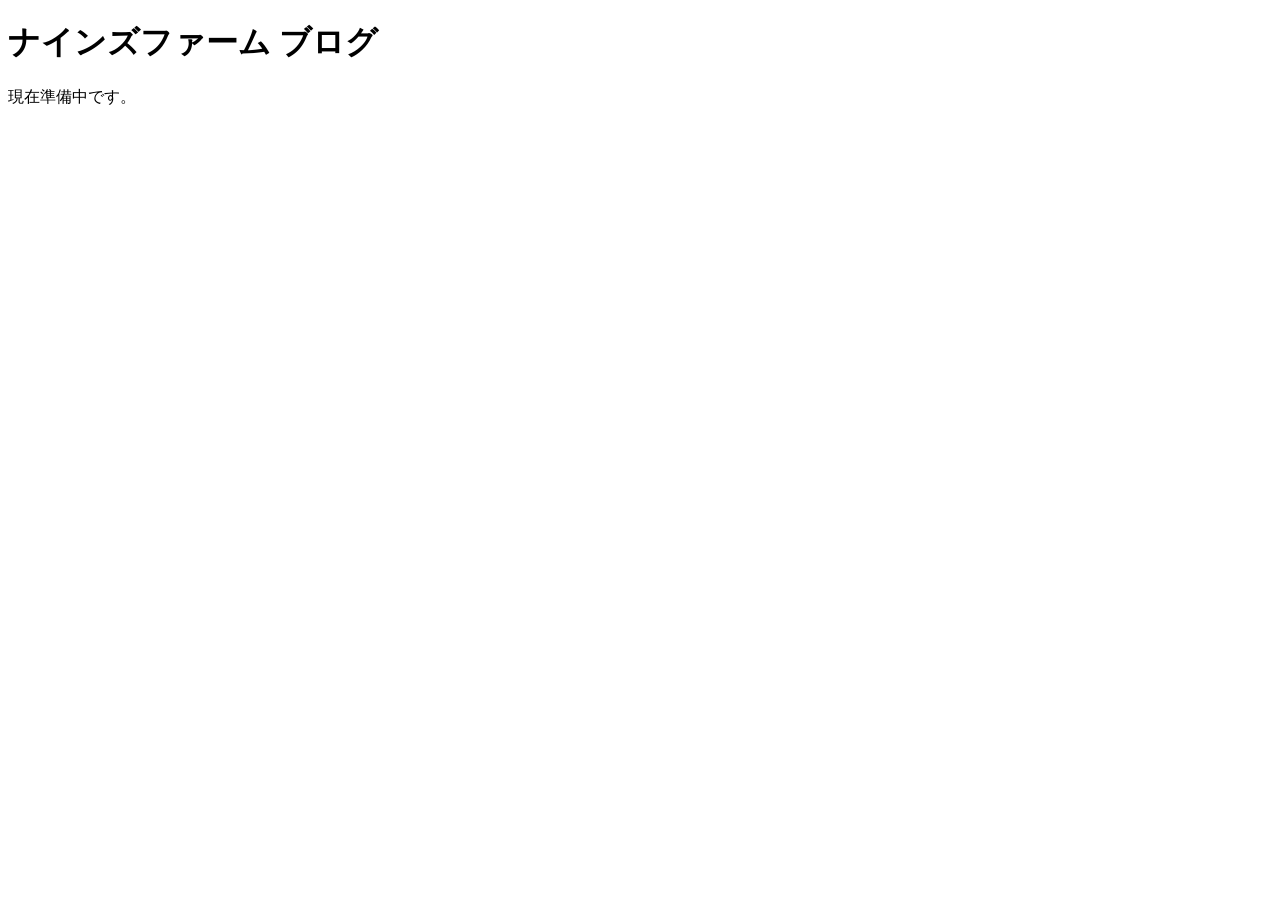
<file: blog/index.html>
<!DOCTYPE html>
<html lang="ja">
<head>
  <meta charset="UTF-8">
  <title>ブログ準備中｜ナインズファーム</title>
  <meta name="viewport" content="width=device-width, initial-scale=1">
  <meta name="description" content="ナインズファームのブログページです。現在準備中です。">
  <link rel="canonical" href="https://ninesfarm.com/blog/">
  <meta property="og:type" content="website">
  <meta property="og:site_name" content="ナインズファーム">
  <meta property="og:title" content="ブログ準備中｜ナインズファーム">
  <meta property="og:description" content="ナインズファームのブログページです。現在準備中です。">
  <meta property="og:url" content="https://ninesfarm.com/blog/">
  <meta property="og:image" content="https://ninesfarm.com/assets/image/logo.png">
  <meta name="twitter:card" content="summary_large_image">
</head>
<body>
  <h1>ナインズファーム ブログ</h1>
  <p>現在準備中です。</p>
</body>
</html>
</file>
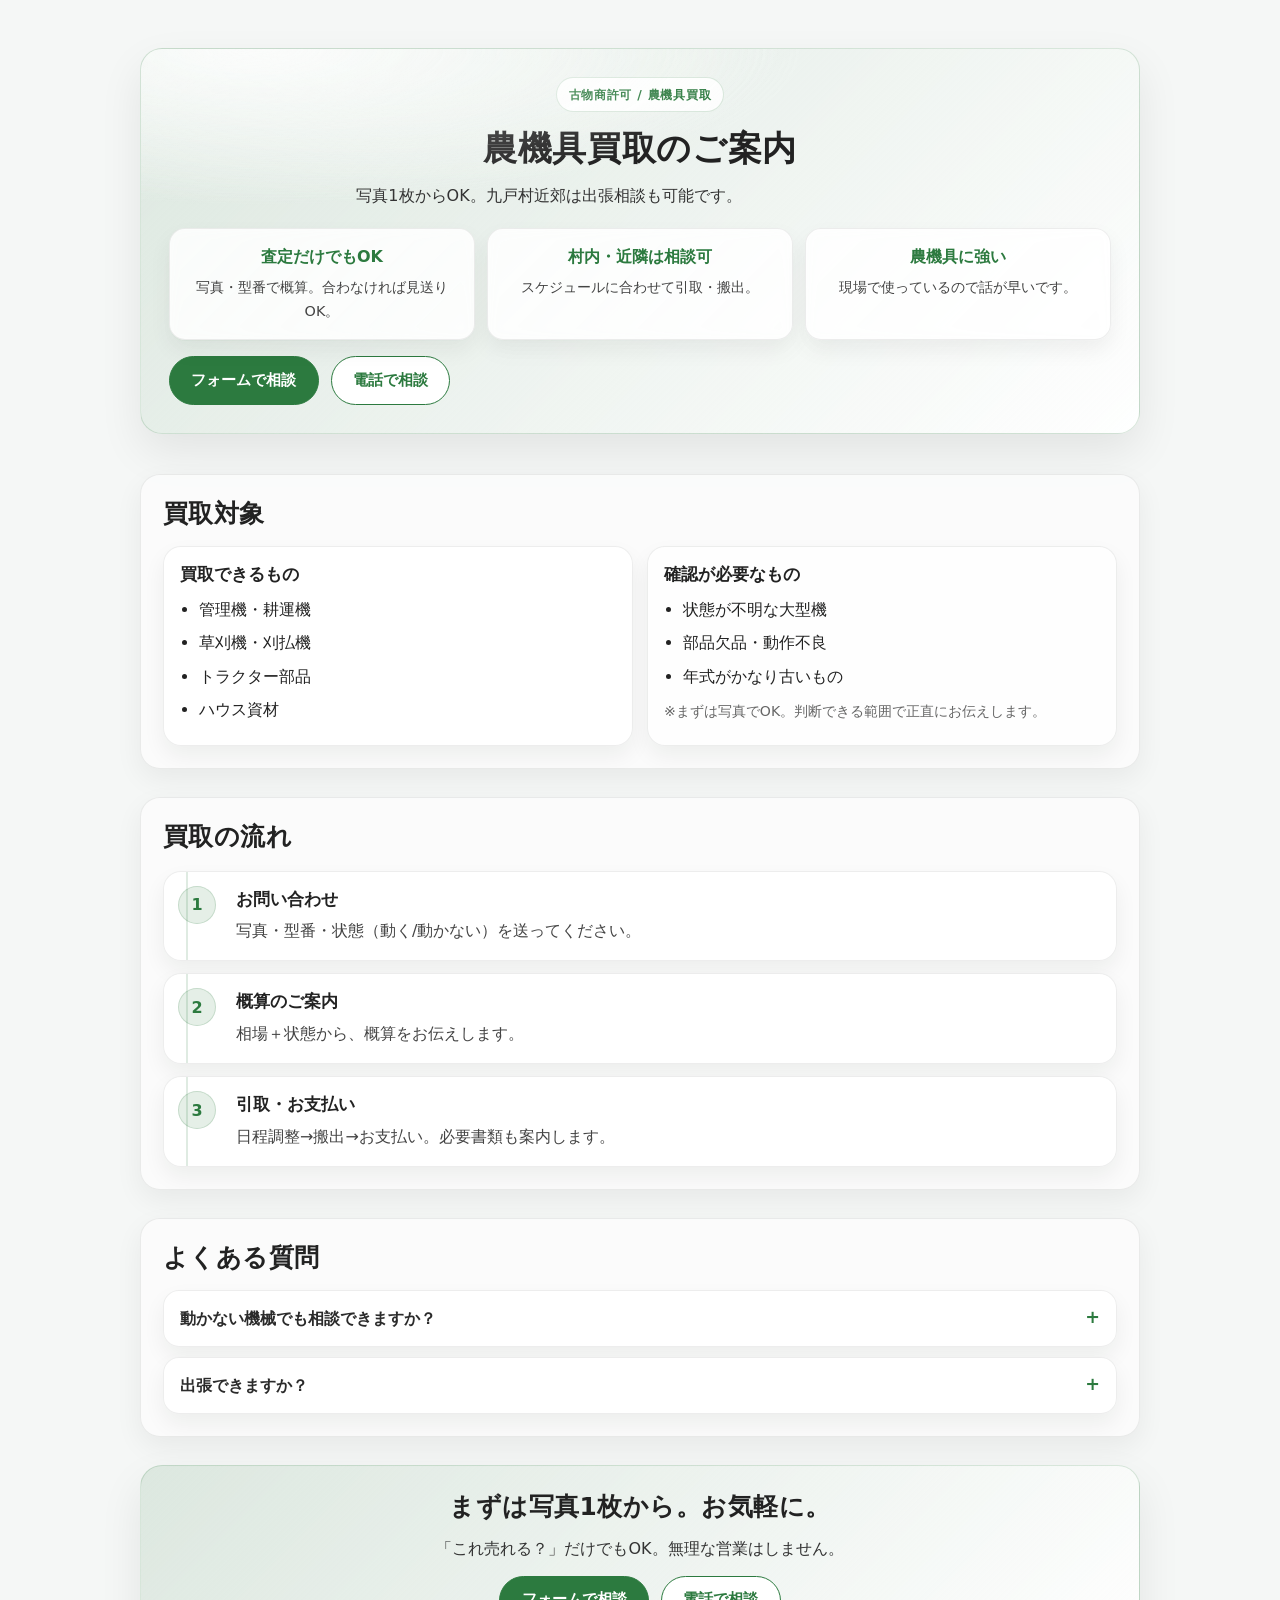
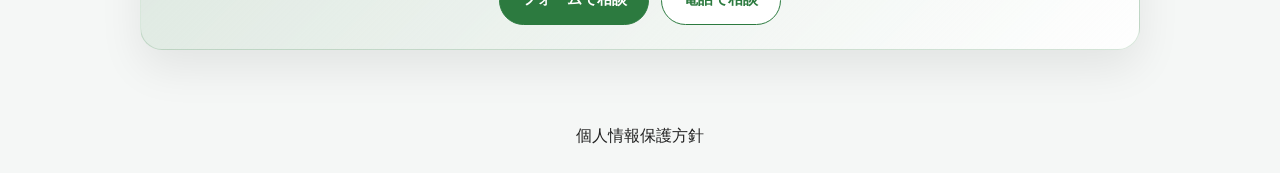
<file: kaitori/index.html>
<!DOCTYPE html>
<html lang="ja">
<head>
  <meta charset="UTF-8">
  <title>農機具買取｜一般社団法人ナインズファーム</title>
  <meta name="description" content="九戸村周辺で農機具の買取を行っています。使わなくなった農機具・農業資材のご相談はナインズファームへ。">
  <meta name="viewport" content="width=device-width, initial-scale=1.0">
  <link rel="stylesheet" href="../style.css">
  <link rel="canonical" href="https://ninesfarm.com/kaitori/" />
  <meta property="og:type" content="website" />
  <meta property="og:site_name" content="ナインズファーム" />
  <meta property="og:title" content="農機具買取｜一般社団法人ナインズファーム" />
  <meta property="og:description" content="九戸村周辺で農機具の買取を行っています。使わなくなった農機具・農業資材のご相談はナインズファームへ。" />
  <meta property="og:url" content="https://ninesfarm.com/kaitori/" />
  <meta property="og:image" content="https://ninesfarm.com/assets/image/logo.png" />
  <meta name="twitter:card" content="summary_large_image" />
</head>

<body class="page-kaitori">
  <main class="section">
    <div class="container">

      <!-- ヒーロー -->
      <section class="kaitori-hero kaitori-hero--rich reveal">
        <div class="kaitori-hero__badge">古物商許可 / 農機具買取</div>
        <h1>農機具買取のご案内</h1>
        <p class="lead">写真1枚からOK。九戸村近郊は出張相談も可能です。</p>

        <div class="kaitori-hero__cards">
          <article class="kcard">
            <b>査定だけでもOK</b>
            <p>写真・型番で概算。合わなければ見送りOK。</p>
          </article>
          <article class="kcard">
            <b>村内・近隣は相談可</b>
            <p>スケジュールに合わせて引取・搬出。</p>
          </article>
          <article class="kcard">
            <b>農機具に強い</b>
            <p>現場で使っているので話が早いです。</p>
          </article>
        </div>

        <div class="kaitori-hero__cta">
          <a class="btn btn-primary" href="../index.html">フォームで相談</a>
          <a class="btn btn-outline" href="tel:0195-42-2111">電話で相談</a>
        </div>
      </section>

      <!-- 2カラムカード -->
      <section class="ksection reveal">
        <h2>買取対象</h2>
        <div class="kgrid-2">
          <article class="kpanel">
            <h3>買取できるもの</h3>
            <ul>
              <li>管理機・耕運機</li>
              <li>草刈機・刈払機</li>
              <li>トラクター部品</li>
              <li>ハウス資材</li>
            </ul>
          </article>

          <article class="kpanel kpanel--muted">
            <h3>確認が必要なもの</h3>
            <ul>
              <li>状態が不明な大型機</li>
              <li>部品欠品・動作不良</li>
              <li>年式がかなり古いもの</li>
            </ul>
            <p class="knote">※まずは写真でOK。判断できる範囲で正直にお伝えします。</p>
          </article>
        </div>
      </section>

      <!-- フロー（視覚化） -->
      <section class="ksection reveal">
        <h2>買取の流れ</h2>
        <ol class="kflow">
          <li class="kflow__step">
            <span class="kflow__num">1</span>
            <div class="kflow__body">
              <h3>お問い合わせ</h3>
              <p>写真・型番・状態（動く/動かない）を送ってください。</p>
            </div>
          </li>
          <li class="kflow__step">
            <span class="kflow__num">2</span>
            <div class="kflow__body">
              <h3>概算のご案内</h3>
              <p>相場＋状態から、概算をお伝えします。</p>
            </div>
          </li>
          <li class="kflow__step">
            <span class="kflow__num">3</span>
            <div class="kflow__body">
              <h3>引取・お支払い</h3>
              <p>日程調整→搬出→お支払い。必要書類も案内します。</p>
            </div>
          </li>
        </ol>
      </section>

      <!-- FAQ（アコーディオン） -->
      <section class="ksection reveal">
        <h2>よくある質問</h2>
        <div class="kfaq">
          <details class="kfaq__item">
            <summary>動かない機械でも相談できますか？</summary>
            <div class="kfaq__body">状態によりますが可能です。写真と症状を教えてください。</div>
          </details>
          <details class="kfaq__item">
            <summary>出張できますか？</summary>
            <div class="kfaq__body">九戸村近郊は状況により対応します。まずは相談ください。</div>
          </details>
        </div>
      </section>

      <!-- 最終CTA -->
      <section class="kfinal reveal">
        <div class="kfinal__inner">
          <h2>まずは写真1枚から。お気軽に。</h2>
          <p>「これ売れる？」だけでもOK。無理な営業はしません。</p>
          <div class="kfinal__cta">
            <a class="btn btn-primary" href="../index.html">フォームで相談</a>
            <a class="btn btn-outline" href="tel:0195-42-2111">電話で相談</a>
          </div>
        </div>
      </section>

    </div>
  </main>

  <script>
  // reveal (IntersectionObserver)
  const els = document.querySelectorAll('.reveal');
  const io = new IntersectionObserver((entries) => {
    entries.forEach(e => {
      if (e.isIntersecting) e.target.classList.add('is-visible');
    });
  }, { threshold: 0.12 });

  els.forEach(el => io.observe(el));
</script>
  
<p style="text-align:center; margin: 24px 0;"><a href="../privacy-policy/">個人情報保護方針</a></p>
</body>

</html>
</file>
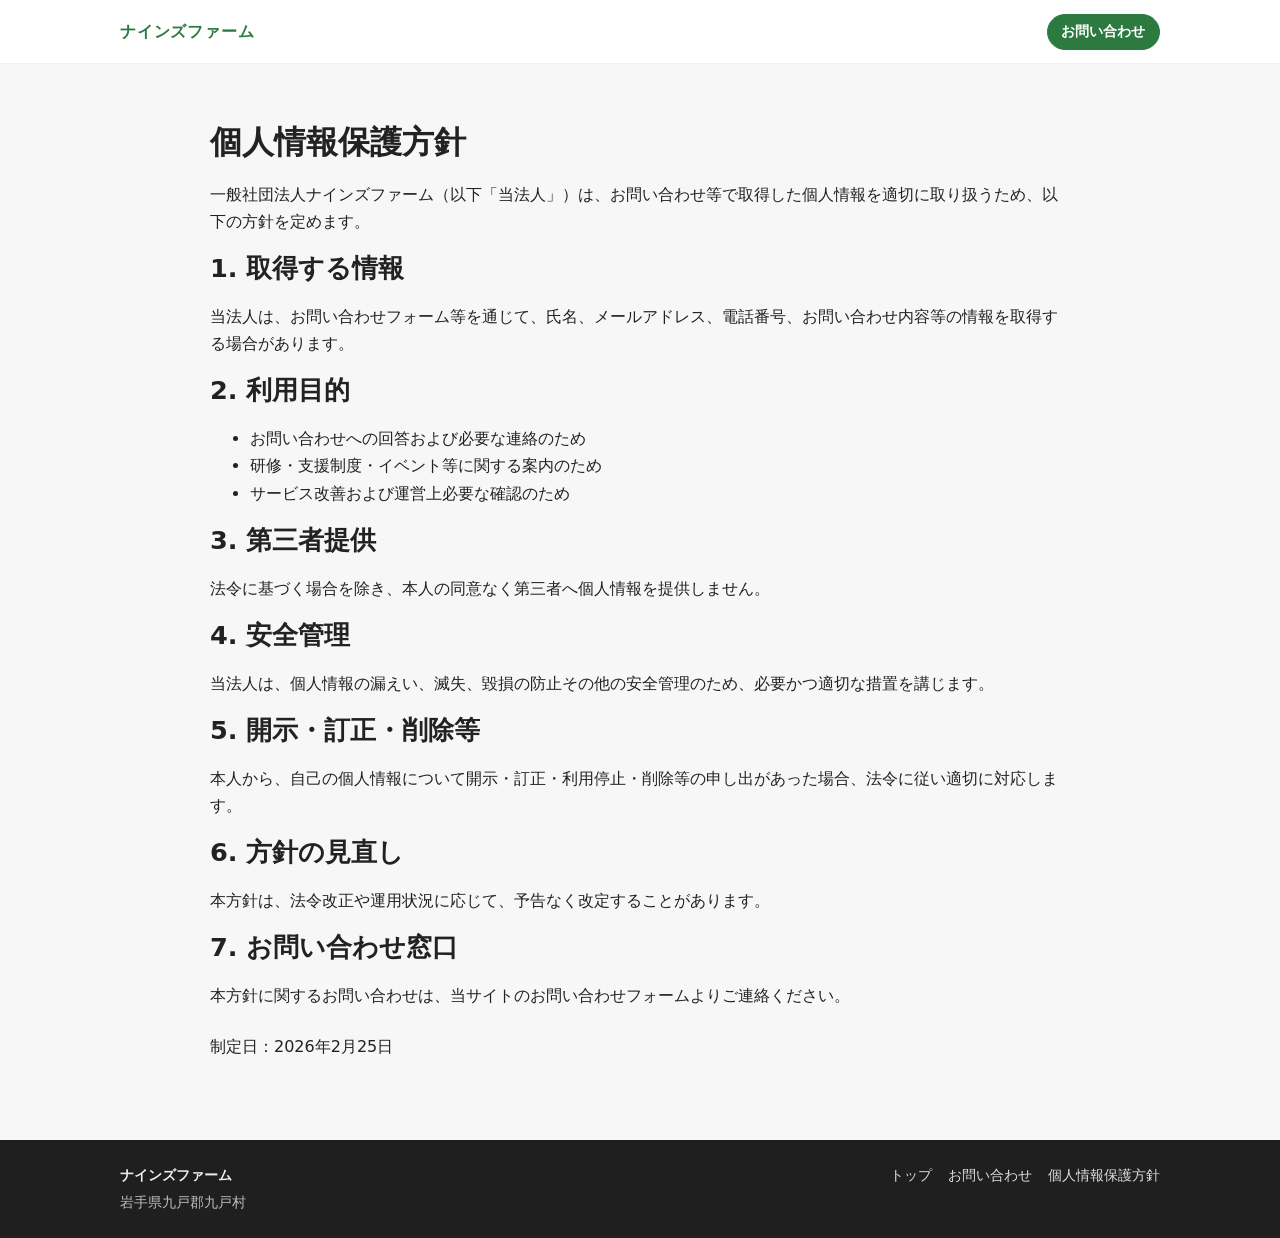
<file: privacy-policy/index.html>
<!DOCTYPE html>
<html lang="ja">
<head>
  <meta charset="UTF-8">
  <title>個人情報保護方針｜ナインズファーム</title>
  <meta name="viewport" content="width=device-width, initial-scale=1">
  <meta name="description" content="ナインズファームの個人情報保護方針。お問い合わせフォームで取得する個人情報の利用目的や管理方法について記載しています。">
  <link rel="canonical" href="https://ninesfarm.com./">
  <meta property="og:type" content="website">
  <meta property="og:site_name" content="ナインズファーム">
  <meta property="og:title" content="個人情報保護方針｜ナインズファーム">
  <meta property="og:description" content="ナインズファームの個人情報保護方針。お問い合わせフォームで取得する個人情報の利用目的や管理方法について記載しています。">
  <meta property="og:url" content="https://ninesfarm.com./">
  <meta property="og:image" content="https://ninesfarm.com/assets/image/logo.png">
  <meta name="twitter:card" content="summary_large_image">
  <link rel="stylesheet" href="../style.css">
</head>
<body>
<header class="site-header">
  <div class="container header-inner">
    <div class="logo"><a href="/">ナインズファーム</a></div>
    <div class="header-cta">
      <a href="/#contact" class="btn btn-sm btn-primary">お問い合わせ</a>
    </div>
  </div>
</header>

<main class="section" style="padding-top:120px;">
  <div class="container" style="max-width:900px;">
    <h1>個人情報保護方針</h1>
    <p>一般社団法人ナインズファーム（以下「当法人」）は、お問い合わせ等で取得した個人情報を適切に取り扱うため、以下の方針を定めます。</p>

    <h2>1. 取得する情報</h2>
    <p>当法人は、お問い合わせフォーム等を通じて、氏名、メールアドレス、電話番号、お問い合わせ内容等の情報を取得する場合があります。</p>

    <h2>2. 利用目的</h2>
    <ul>
      <li>お問い合わせへの回答および必要な連絡のため</li>
      <li>研修・支援制度・イベント等に関する案内のため</li>
      <li>サービス改善および運営上必要な確認のため</li>
    </ul>

    <h2>3. 第三者提供</h2>
    <p>法令に基づく場合を除き、本人の同意なく第三者へ個人情報を提供しません。</p>

    <h2>4. 安全管理</h2>
    <p>当法人は、個人情報の漏えい、滅失、毀損の防止その他の安全管理のため、必要かつ適切な措置を講じます。</p>

    <h2>5. 開示・訂正・削除等</h2>
    <p>本人から、自己の個人情報について開示・訂正・利用停止・削除等の申し出があった場合、法令に従い適切に対応します。</p>

    <h2>6. 方針の見直し</h2>
    <p>本方針は、法令改正や運用状況に応じて、予告なく改定することがあります。</p>

    <h2>7. お問い合わせ窓口</h2>
    <p>本方針に関するお問い合わせは、当サイトのお問い合わせフォームよりご連絡ください。</p>

    <p style="margin-top:24px;">制定日：2026年2月25日</p>
  </div>
</main>

<footer class="site-footer">
  <div class="container footer-inner">
    <div>
      <div class="footer-logo">ナインズファーム</div>
      <div class="footer-address">岩手県九戸郡九戸村</div>
    </div>
    <nav class="footer-nav" aria-label="フッターナビ">
      <ul>
        <li><a href="/">トップ</a></li>
        <li><a href="/#contact">お問い合わせ</a></li>
        <li><a href="./">個人情報保護方針</a></li>
      </ul>
    </nav>
  </div>
</footer>
</body>
</html>
</file>
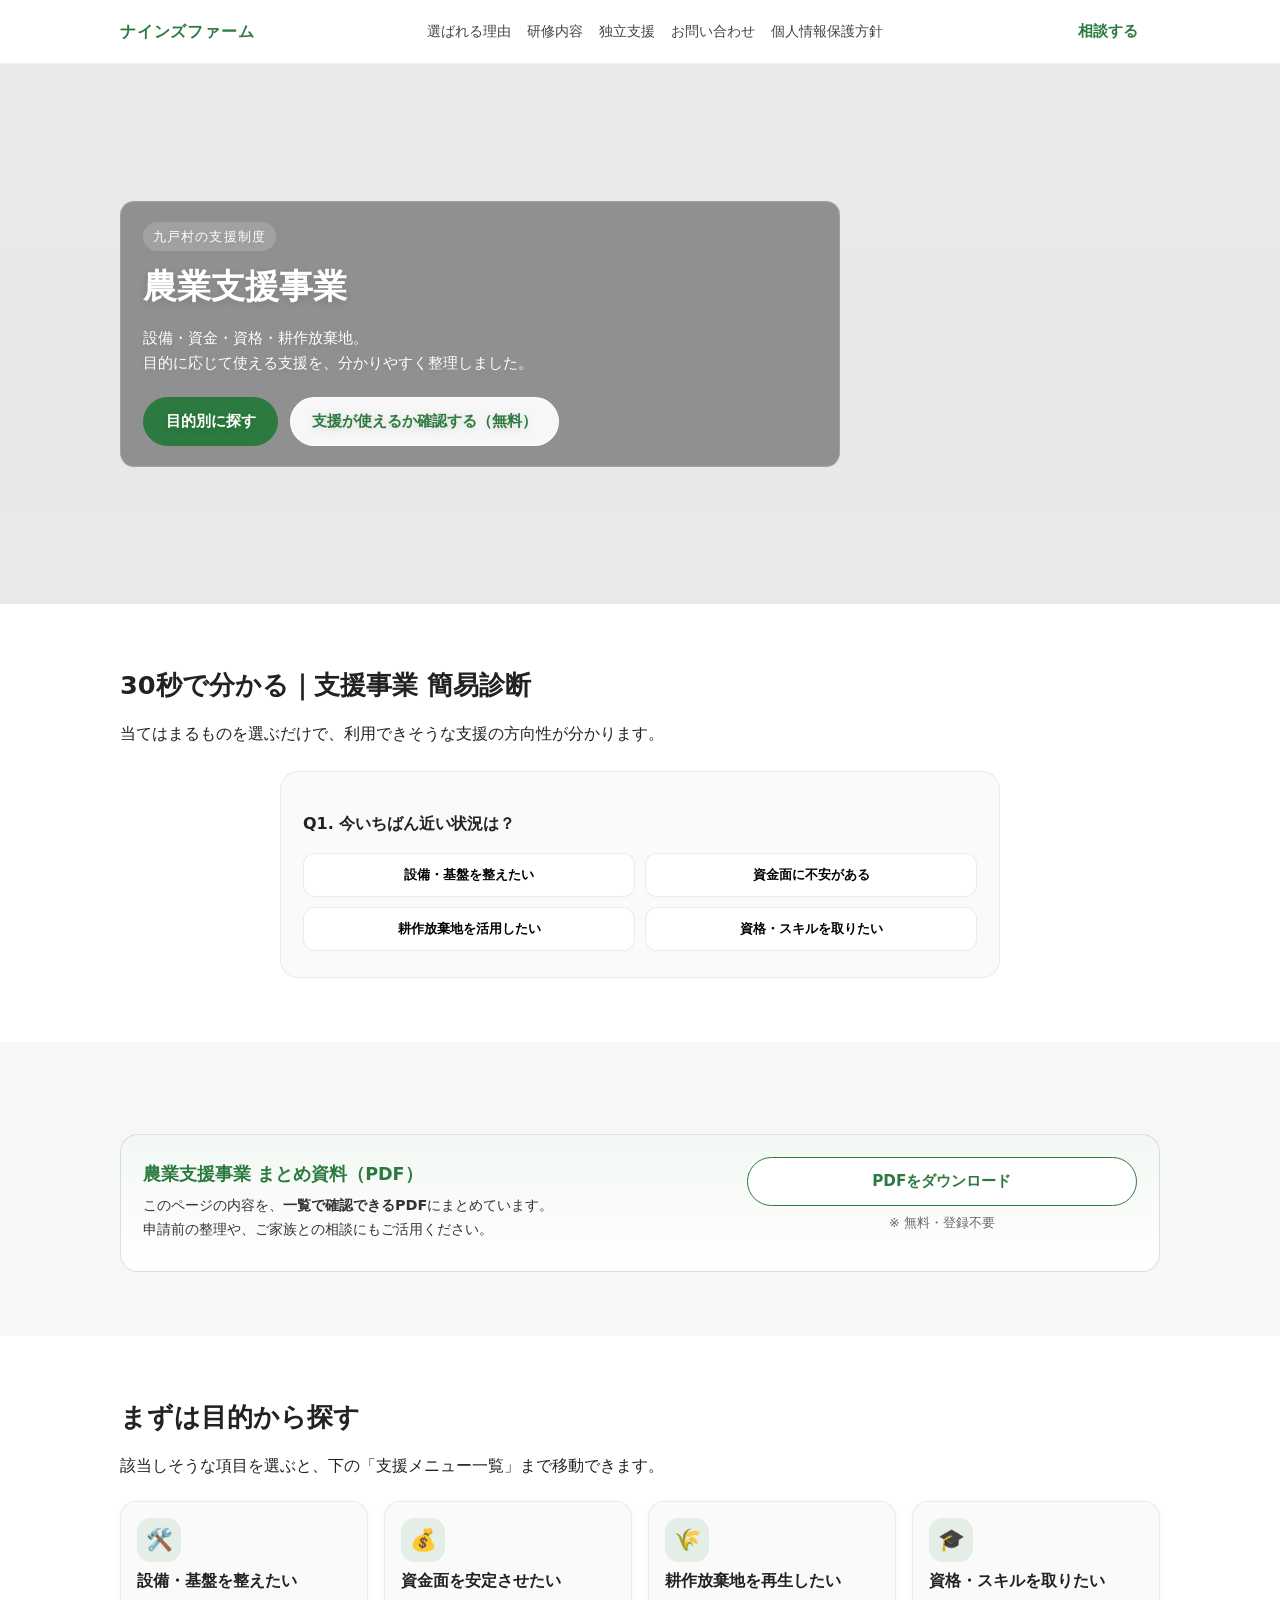
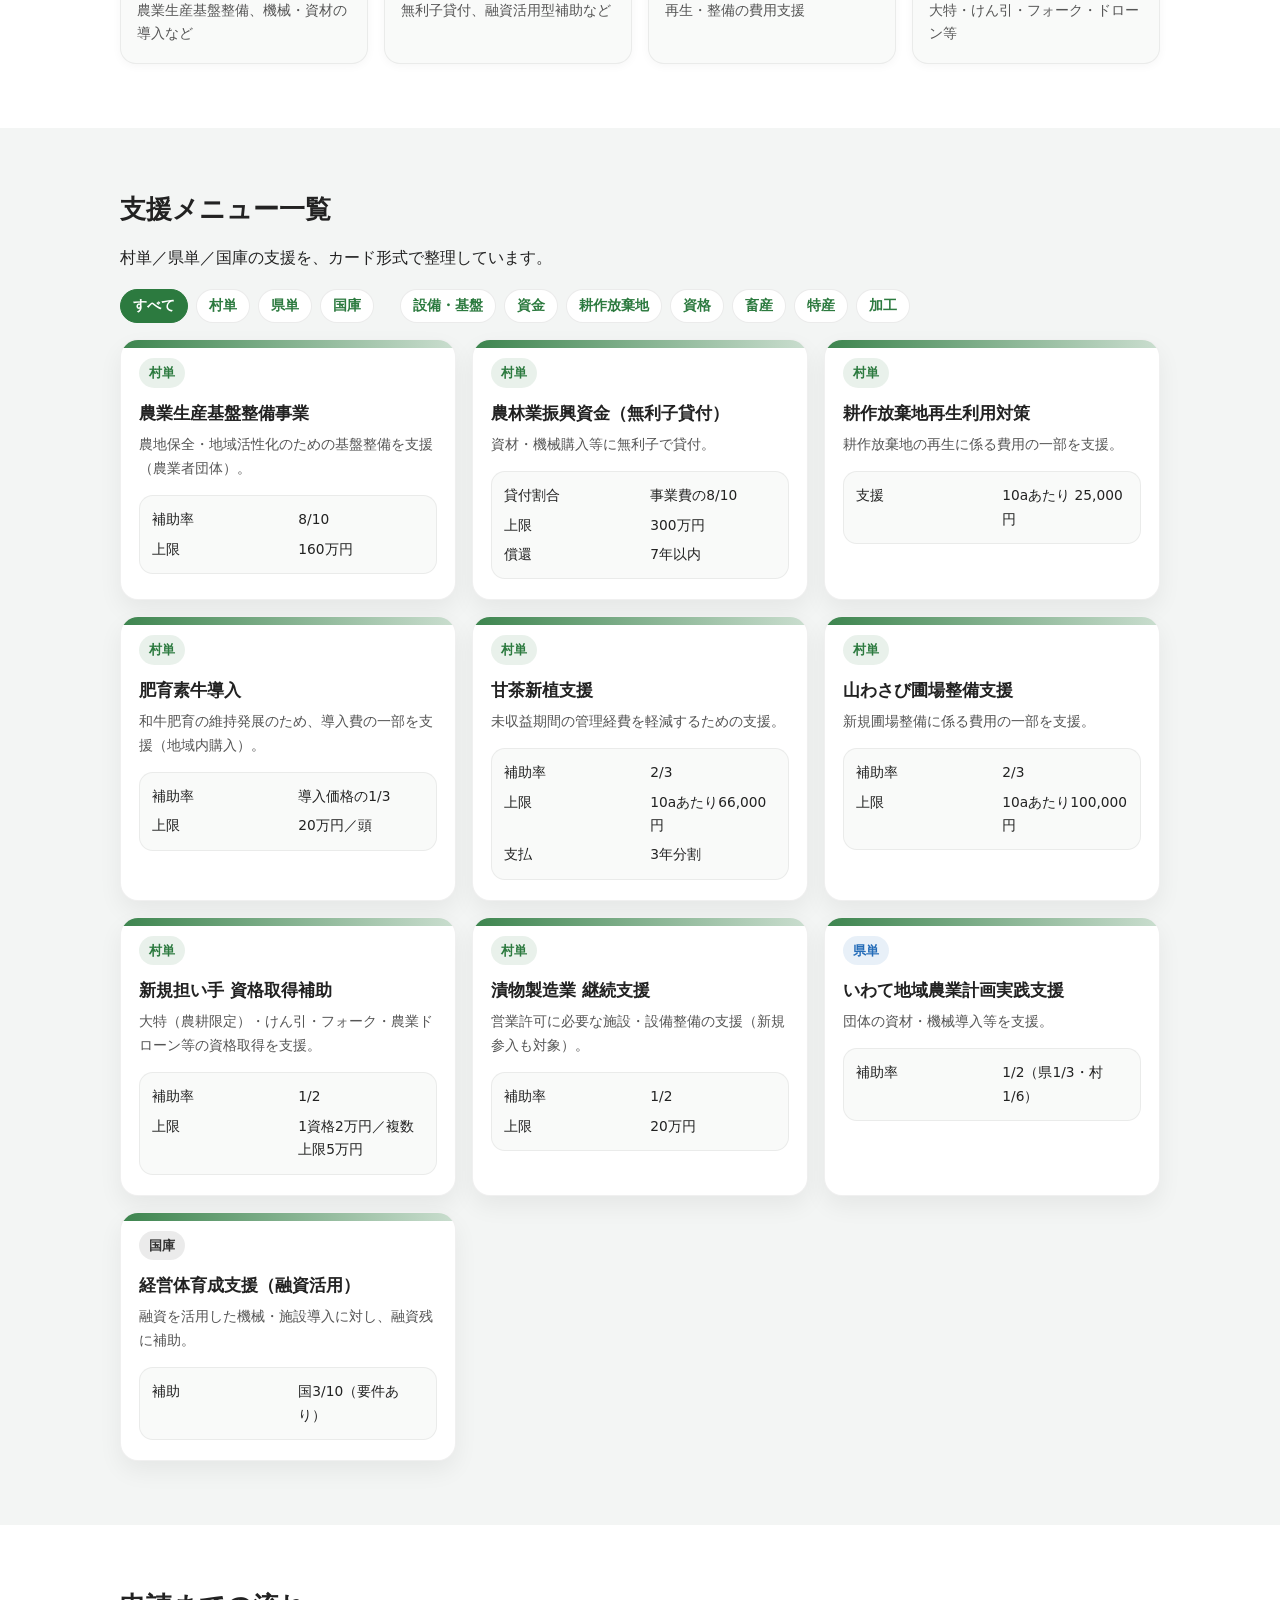
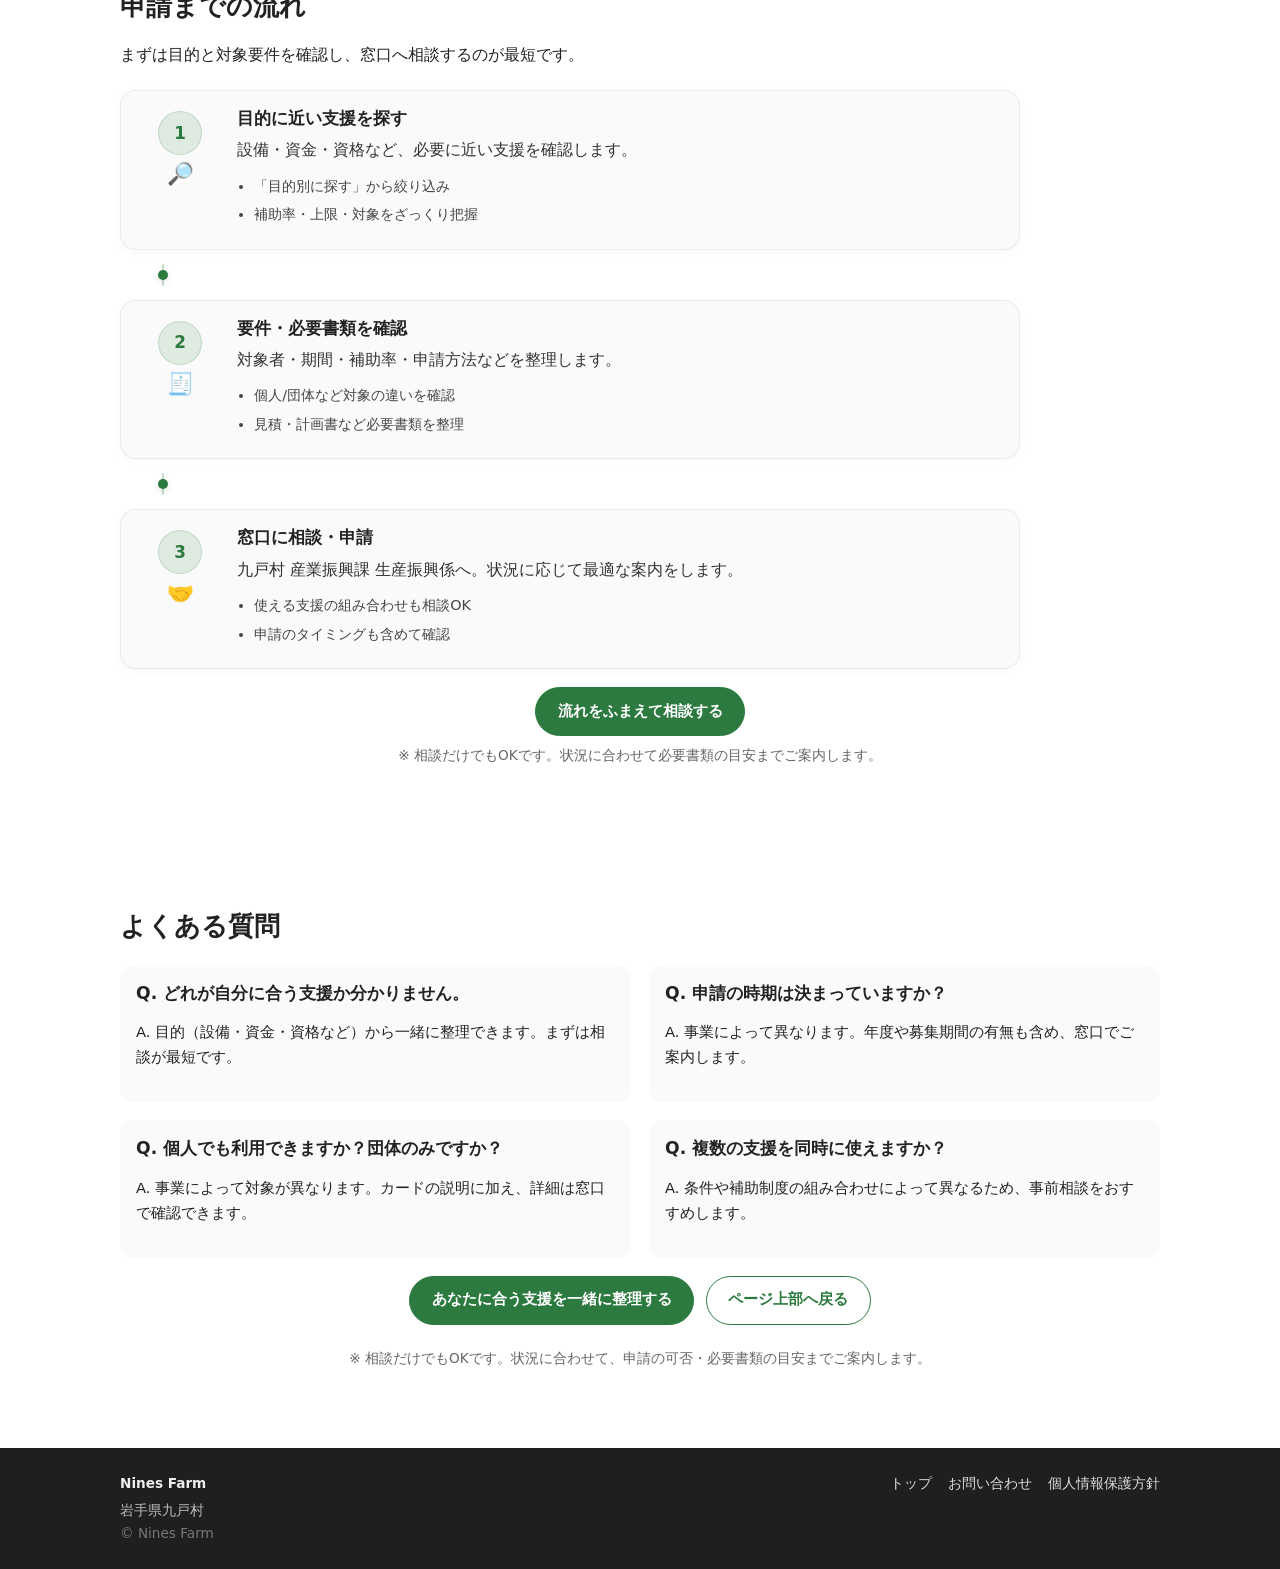
<file: systems/agri-support/index.html>
<!doctype html>
<html lang="ja">
<head>
  <meta charset="utf-8" />
  <meta name="viewport" content="width=device-width,initial-scale=1" />
  <title>農業支援事業｜九戸村の支援メニュー</title>
  <meta name="description" content="九戸村の農業支援事業を、目的別にわかりやすく整理。設備投資・資金・耕作放棄地再生・資格取得など、あなたに合う支援を探せます。" />

  <!-- 共通CSS -->
<link rel="stylesheet" href="../../style.css">

  <!-- ページ専用CSS -->
  <link rel="stylesheet" href="./agri-support.css" >
  <link rel="canonical" href="https://ninesfarm.com/systems/agri-support/" />
  <meta property="og:type" content="website" />
  <meta property="og:site_name" content="ナインズファーム" />
  <meta property="og:title" content="農業支援事業｜九戸村の支援メニュー" />
  <meta property="og:description" content="九戸村の農業支援事業を、目的別にわかりやすく整理。設備投資・資金・耕作放棄地再生・資格取得など、あなたに合う支援を探せます。" />
  <meta property="og:url" content="https://ninesfarm.com/systems/agri-support/" />
  <meta property="og:image" content="https://ninesfarm.com/assets/image/logo.png" />
  <meta name="twitter:card" content="summary_large_image" />
</head>
  

<body class="page-agri-support no-sidebar">
  <!-- ヘッダー（必要ならトップと同じものを貼る） -->
  <header class="site-header">
    <div class="container header-inner">
      <div class="logo"><a href="/">ナインズファーム</a></div>

      <nav class="site-nav" aria-label="グローバルナビ">
        <ul>
          <li><a href="/#reason">選ばれる理由</a></li>
          <li><a href="/#program">研修内容</a></li>
          <li><a href="/#support">独立支援</a></li>
          <li><a href="/#contact">お問い合わせ</a></li>
            <li><a href="../../privacy-policy/">個人情報保護方針</a></li>
        </ul>
      </nav>

      <div class="header-cta">
        <a class="btn btn-secondary" href="/?subject=agri-support#contact">相談する</a>
      </div>
    </div>
  </header>

  <!-- サイドバー無し：layout-with-sidebar は使わず、mainを直置き -->
  <main class="page-main">

    <!-- ヒーロー -->
<section class="hero hero-video" id="top">
  <div class="hero-video-bg">
<video src="../../assets/video/agri-support-hero.mp4" autoplay muted loop playsinline></video>

  </div>

  <div class="hero-video-overlay"></div>

  <div class="container hero-inner">
    <div class="hero-text">
      <span class="hero-label">九戸村の支援制度</span>
      <h1>農業支援事業</h1>
      <p>
        設備・資金・資格・耕作放棄地。<br>
        目的に応じて使える支援を、分かりやすく整理しました。
      </p>

      <div class="hero-cta">
        <a class="btn btn-primary" href="#quick">目的別に探す</a>
        <a class="btn btn-secondary" href="/?subject=agri-support#contact">
          支援が使えるか確認する（無料）
        </a>
      </div>
    </div>
  </div>
</section>


  <section class="section section-diagnosis" id="diagnosis">
  <div class="container">
    <h2>30秒で分かる｜支援事業 簡易診断</h2>
    <p class="support-lead">当てはまるものを選ぶだけで、利用できそうな支援の方向性が分かります。</p>

    <div class="diagnosis-box">
      <!-- Q1 -->
      <div class="diag-step is-active" data-step="1">
        <p class="diag-q">Q1. 今いちばん近い状況は？</p>
        <div class="diag-choices">
          <button type="button" data-value="invest">設備・基盤を整えたい</button>
          <button type="button" data-value="finance">資金面に不安がある</button>
          <button type="button" data-value="land">耕作放棄地を活用したい</button>
          <button type="button" data-value="skill">資格・スキルを取りたい</button>
        </div>
      </div>

      <!-- Q2 -->
      <div class="diag-step" data-step="2">
        <p class="diag-q">Q2. あなたの立場は？</p>
        <div class="diag-choices">
          <button type="button" data-value="individual">個人農家</button>
          <button type="button" data-value="group">団体・法人</button>
          <button type="button" data-value="new">これから始めたい</button>
        </div>
      </div>

      <!-- Q3 -->
      <div class="diag-step" data-step="3">
        <p class="diag-q">Q3. まず知りたいのは？</p>
        <div class="diag-choices">
          <button type="button" data-value="available">使える支援があるか</button>
          <button type="button" data-value="amount">どれくらい補助されるか</button>
          <button type="button" data-value="process">申請の流れ</button>
        </div>
      </div>

      <!-- Result -->
      <div class="diag-result">
        <p class="diag-result-title">診断結果</p>
        <p class="diag-result-text" id="diagResultText"></p>

        <a class="btn btn-primary"
           href="/?subject=agri-support#contact">
           あなたに合う支援を相談する
        </a>
      </div>
    </div>
  </div>
</section>

<section class="section section-support-pdf">
  <div class="container">
    <div class="support-pdf-box">
      <div class="support-pdf-inner">
        <div class="support-pdf-text">
          <h3>農業支援事業 まとめ資料（PDF）</h3>
          <p>
            このページの内容を、<strong>一覧で確認できるPDF</strong>にまとめています。<br>
            申請前の整理や、ご家族との相談にもご活用ください。
          </p>
        </div>
    
        <div class="support-pdf-cta">
          <a class="btn btn-outline"
             href="/assets/pdf/agri-support-guide.pdf"
             target="_blank" rel="noopener">
            PDFをダウンロード
          </a>
          <p class="pdf-note">※ 無料・登録不要</p>
        </div>
      </div>
    </div>
    </div>
</section>



    <!-- 目的別ショートカット -->
    <section class="section section-support" id="quick">
      <div class="container">
        <h2>まずは目的から探す</h2>
        <p class="support-lead">該当しそうな項目を選ぶと、下の「支援メニュー一覧」まで移動できます。</p>

        <div class="quick-grid">
          <a class="quick-card" href="#list" data-filter="invest">
            <div class="quick-icon">🛠️</div>
            <h3>設備・基盤を整えたい</h3>
            <p>農業生産基盤整備、機械・資材の導入など</p>
          </a>

          <a class="quick-card" href="#list" data-filter="finance">
            <div class="quick-icon">💰</div>
            <h3>資金面を安定させたい</h3>
            <p>無利子貸付、融資活用型補助など</p>
          </a>

          <a class="quick-card" href="#list" data-filter="land">
            <div class="quick-icon">🌾</div>
            <h3>耕作放棄地を再生したい</h3>
            <p>再生・整備の費用支援</p>
          </a>

          <a class="quick-card" href="#list" data-filter="skill">
            <div class="quick-icon">🎓</div>
            <h3>資格・スキルを取りたい</h3>
            <p>大特・けん引・フォーク・ドローン等</p>
          </a>
        </div>
      </div>
    </section>

    <!-- 支援メニュー一覧 -->
    <section class="section section-life" id="list">
      <div class="container">
        <h2>支援メニュー一覧</h2>
        <p class="life-intro">村単／県単／国庫の支援を、カード形式で整理しています。</p>

        <!-- フィルター -->
        <div class="filter-bar" aria-label="フィルター">
          <button class="filter-btn is-active" type="button" data-filter="all">すべて</button>
          <button class="filter-btn" type="button" data-filter="village">村単</button>
          <button class="filter-btn" type="button" data-filter="pref">県単</button>
          <button class="filter-btn" type="button" data-filter="national">国庫</button>
          <span class="filter-sep"></span>
          <button class="filter-btn" type="button" data-filter="invest">設備・基盤</button>
          <button class="filter-btn" type="button" data-filter="finance">資金</button>
          <button class="filter-btn" type="button" data-filter="land">耕作放棄地</button>
          <button class="filter-btn" type="button" data-filter="skill">資格</button>
          <button class="filter-btn" type="button" data-filter="livestock">畜産</button>
          <button class="filter-btn" type="button" data-filter="specialty">特産</button>
          <button class="filter-btn" type="button" data-filter="processing">加工</button>
        </div>

        <div class="menu-grid" id="menuGrid">
          <!-- 村単：農業生産基盤整備事業 -->
          <article class="menu-card" id="card-invest" data-tags="village invest">
            <p class="menu-badge">村単</p>
            <h3>農業生産基盤整備事業</h3>
            <p class="menu-lead">農地保全・地域活性化のための基盤整備を支援（農業者団体）。</p>
            <dl class="menu-dl">
              <dt>補助率</dt><dd>8/10</dd>
              <dt>上限</dt><dd>160万円</dd>
            </dl>
          </article>

          <!-- 村単：農林業振興資金（無利子貸付） -->
<article class="menu-card" id="card-finance" data-tags="village finance">
            <p class="menu-badge">村単</p>
            <h3>農林業振興資金（無利子貸付）</h3>
            <p class="menu-lead">資材・機械購入等に無利子で貸付。</p>
            <dl class="menu-dl">
              <dt>貸付割合</dt><dd>事業費の8/10</dd>
              <dt>上限</dt><dd>300万円</dd>
              <dt>償還</dt><dd>7年以内</dd>
            </dl>
          </article>

          <!-- 村単：耕作放棄地再生利用対策 -->
          <article class="menu-card" id="card-land" data-tags="village land">
            <p class="menu-badge">村単</p>
            <h3>耕作放棄地再生利用対策</h3>
            <p class="menu-lead">耕作放棄地の再生に係る費用の一部を支援。</p>
            <dl class="menu-dl">
              <dt>支援</dt><dd>10aあたり 25,000円</dd>
            </dl>
          </article>

          <!-- 村単：肥育素牛導入 -->
          <article class="menu-card" data-tags="village livestock">
            <p class="menu-badge">村単</p>
            <h3>肥育素牛導入</h3>
            <p class="menu-lead">和牛肥育の維持発展のため、導入費の一部を支援（地域内購入）。</p>
            <dl class="menu-dl">
              <dt>補助率</dt><dd>導入価格の1/3</dd>
              <dt>上限</dt><dd>20万円／頭</dd>
            </dl>
          </article>

          <!-- 村単：甘茶新植支援 -->
          <article class="menu-card"  data-tags="village specialty">
            <p class="menu-badge">村単</p>
            <h3>甘茶新植支援</h3>
            <p class="menu-lead">未収益期間の管理経費を軽減するための支援。</p>
            <dl class="menu-dl">
              <dt>補助率</dt><dd>2/3</dd>
              <dt>上限</dt><dd>10aあたり66,000円</dd>
              <dt>支払</dt><dd>3年分割</dd>
            </dl>
          </article>

          <!-- 村単：山わさび圃場整備支援 -->
          <article class="menu-card"  data-tags="village specialty invest">
            <p class="menu-badge">村単</p>
            <h3>山わさび圃場整備支援</h3>
            <p class="menu-lead">新規圃場整備に係る費用の一部を支援。</p>
            <dl class="menu-dl">
              <dt>補助率</dt><dd>2/3</dd>
              <dt>上限</dt><dd>10aあたり100,000円</dd>
            </dl>
          </article>

          <!-- 村単：資格取得補助 -->
          <article class="menu-card" id="card-skill" data-tags="village skill">
            <p class="menu-badge">村単</p>
            <h3>新規担い手 資格取得補助</h3>
            <p class="menu-lead">大特（農耕限定）・けん引・フォーク・農業ドローン等の資格取得を支援。</p>
            <dl class="menu-dl">
              <dt>補助率</dt><dd>1/2</dd>
              <dt>上限</dt><dd>1資格2万円／複数上限5万円</dd>
            </dl>
          </article>

          <!-- 村単：漬物製造業 継続支援 -->
          <article class="menu-card" data-tags="village processing">
            <p class="menu-badge">村単</p>
            <h3>漬物製造業 継続支援</h3>
            <p class="menu-lead">営業許可に必要な施設・設備整備の支援（新規参入も対象）。</p>
            <dl class="menu-dl">
              <dt>補助率</dt><dd>1/2</dd>
              <dt>上限</dt><dd>20万円</dd>
            </dl>
          </article>

          <!-- 県単：地域農業計画実践支援 -->
          <article class="menu-card" data-tags="pref invest">
            <p class="menu-badge is-pref">県単</p>
            <h3>いわて地域農業計画実践支援</h3>
            <p class="menu-lead">団体の資材・機械導入等を支援。</p>
            <dl class="menu-dl">
              <dt>補助率</dt><dd>1/2（県1/3・村1/6）</dd>
            </dl>
          </article>

          <!-- 国庫：経営体育成支援 -->
          <article class="menu-card" data-tags="national finance invest">
            <p class="menu-badge is-national">国庫</p>
            <h3>経営体育成支援（融資活用）</h3>
            <p class="menu-lead">融資を活用した機械・施設導入に対し、融資残に補助。</p>
            <dl class="menu-dl">
              <dt>補助</dt><dd>国3/10（要件あり）</dd>
            </dl>
          </article>
        </div>
      </div>
    </section>

    <!-- 申請の流れ -->
<section class="section section-program" id="flow">
  <div class="container">
    <h2>申請までの流れ</h2>
    <p class="support-lead">まずは目的と対象要件を確認し、窓口へ相談するのが最短です。</p>

    <div class="flow-diagram" aria-label="申請までの流れ 図解">
      <!-- Step 1 -->
      <div class="flow-node">
        <div class="flow-badge">
          <span class="flow-no">1</span>
          <span class="flow-icon" aria-hidden="true">🔎</span>
        </div>
        <div class="flow-body">
          <h3>目的に近い支援を探す</h3>
          <p>設備・資金・資格など、必要に近い支援を確認します。</p>
          <ul class="flow-points">
            <li>「目的別に探す」から絞り込み</li>
            <li>補助率・上限・対象をざっくり把握</li>
          </ul>
        </div>
      </div>

      <div class="flow-connector" aria-hidden="true"></div>

      <!-- Step 2 -->
      <div class="flow-node">
        <div class="flow-badge">
          <span class="flow-no">2</span>
          <span class="flow-icon" aria-hidden="true">🧾</span>
        </div>
        <div class="flow-body">
          <h3>要件・必要書類を確認</h3>
          <p>対象者・期間・補助率・申請方法などを整理します。</p>
          <ul class="flow-points">
            <li>個人/団体など対象の違いを確認</li>
            <li>見積・計画書など必要書類を整理</li>
          </ul>
        </div>
      </div>

      <div class="flow-connector" aria-hidden="true"></div>

      <!-- Step 3 -->
      <div class="flow-node">
        <div class="flow-badge">
          <span class="flow-no">3</span>
          <span class="flow-icon" aria-hidden="true">🤝</span>
        </div>
        <div class="flow-body">
          <h3>窓口に相談・申請</h3>
          <p>九戸村 産業振興課 生産振興係へ。状況に応じて最適な案内をします。</p>
          <ul class="flow-points">
            <li>使える支援の組み合わせも相談OK</li>
            <li>申請のタイミングも含めて確認</li>
          </ul>
        </div>
      </div>
    </div>

    <div class="flow-cta">
      <a class="btn btn-primary" href="/?subject=agri-support#contact">流れをふまえて相談する</a>
      <p class="flow-cta-note">※ 相談だけでもOKです。状況に合わせて必要書類の目安までご案内します。</p>
    </div>
  </div>
</section>


    <!-- FAQ -->
    <section class="section section-faq" id="faq">
      <div class="container">
        <h2>よくある質問</h2>

        <div class="faq-list">
          <div class="faq-item">
            <h3>Q. どれが自分に合う支援か分かりません。</h3>
            <p>A. 目的（設備・資金・資格など）から一緒に整理できます。まずは相談が最短です。</p>
          </div>

          <div class="faq-item">
            <h3>Q. 申請の時期は決まっていますか？</h3>
            <p>A. 事業によって異なります。年度や募集期間の有無も含め、窓口でご案内します。</p>
          </div>

          <div class="faq-item">
            <h3>Q. 個人でも利用できますか？団体のみですか？</h3>
            <p>A. 事業によって対象が異なります。カードの説明に加え、詳細は窓口で確認できます。</p>
          </div>

          <div class="faq-item">
            <h3>Q. 複数の支援を同時に使えますか？</h3>
            <p>A. 条件や補助制度の組み合わせによって異なるため、事前相談をおすすめします。</p>
          </div>
        </div>

        <div class="cta-buttons" style="margin-top: 18px;">
          <a class="btn btn-primary" href="/?subject=agri-support#contact">あなたに合う支援を一緒に整理する</a>
          <a class="btn btn-outline" href="#top">ページ上部へ戻る</a>
          <p class="cta-note">※ 相談だけでもOKです。状況に合わせて、申請の可否・必要書類の目安までご案内します。</p>

        </div>
      </div>
    </section>

    <!-- フッター -->
    <footer class="site-footer">
      <div class="container footer-inner">
        <div>
          <div class="footer-logo">Nines Farm</div>
          <div class="footer-address">岩手県九戸村</div>
          <div class="footer-copy">© Nines Farm</div>
        </div>
        <nav class="footer-nav" aria-label="フッターナビ">
          <ul>
            <li><a href="/">トップ</a></li>
            <li><a href="/#contact">お問い合わせ</a></li>
            <li><a href="../../privacy-policy/">個人情報保護方針</a></li>
          </ul>
        </nav>
      </div>
    </footer>

  </main>

  <!-- フィルター用JS（軽量） -->
<script>
  (function(){
    const btns = document.querySelectorAll(".filter-btn");
    const cards = document.querySelectorAll(".menu-card");
    const quick = document.querySelectorAll(".quick-card");

    function apply(filter){
      btns.forEach(b => b.classList.toggle("is-active", b.dataset.filter === filter));
      cards.forEach(card => {
        const tags = (card.dataset.tags || "").split(/\s+/);
        const show = (filter === "all") ? true : tags.includes(filter);
        card.style.display = show ? "" : "none";
      });
    }

    btns.forEach(b => b.addEventListener("click", () => apply(b.dataset.filter)));

    quick.forEach(a => a.addEventListener("click", () => {
      const f = a.dataset.filter;
      if (f) apply(f);
    }));

    apply("all");

    // ✅ 診断から呼べるように公開
    window.NINES = window.NINES || {};
    window.NINES.applySupportFilter = apply;
  })();
</script>


<script>
(function(){
  const steps = document.querySelectorAll(".diag-step");
  const resultBox = document.querySelector(".diag-result");
  const resultText = document.getElementById("diagResultText");

  let answers = [];

  steps.forEach((step, index) => {
    step.querySelectorAll("button").forEach(btn => {
      btn.addEventListener("click", () => {
        answers.push(btn.dataset.value);
        step.classList.remove("is-active");

        if (steps[index + 1]) {
          steps[index + 1].classList.add("is-active");
        } else {
          showResult();
        }
      });
    });
  });

  function showResult(){
    // ① 優先順位（複数選択の可能性を想定して最後に一致したものを採用でもOK）
    let key = "invest";
    if (answers.includes("finance")) key = "finance";
    if (answers.includes("land")) key = "land";
    if (answers.includes("skill")) key = "skill";

    // ② メッセージ
    const messageMap = {
      invest: "設備導入や基盤整備を中心に、利用できる支援がある可能性があります。",
      finance: "資金面を支える支援（無利子貸付・補助制度）が候補になりそうです。",
      land: "耕作放棄地の再生・活用に関する支援が検討できます。",
      skill: "資格取得を支援する制度が活用できそうです。"
    };

    resultText.textContent = messageMap[key] || messageMap.invest;
    resultBox.style.display = "block";

    // ③ フィルター適用 → 一覧へスクロール → 対象カードをハイライト
    if (window.NINES && typeof window.NINES.applySupportFilter === "function") {
      window.NINES.applySupportFilter(key);
    }

    // 一覧セクションへ移動
    const list = document.getElementById("list");
    if (list) {
      list.scrollIntoView({ behavior: "smooth", block: "start" });
    }

    // 少し待ってからカードにフォーカス（表示更新があるため）
    setTimeout(() => {
      // ハイライトを一旦解除
      document.querySelectorAll(".menu-card.is-highlight").forEach(el => el.classList.remove("is-highlight"));

      const target = document.getElementById("card-" + key);
      if (target) {
        target.classList.add("is-highlight");
        target.scrollIntoView({ behavior: "smooth", block: "center" });

        // 2秒後にハイライト解除（好み）
        setTimeout(() => target.classList.remove("is-highlight"), 2200);
      }
    }, 350);
  }
})();
</script>


</body>
</html>
</file>
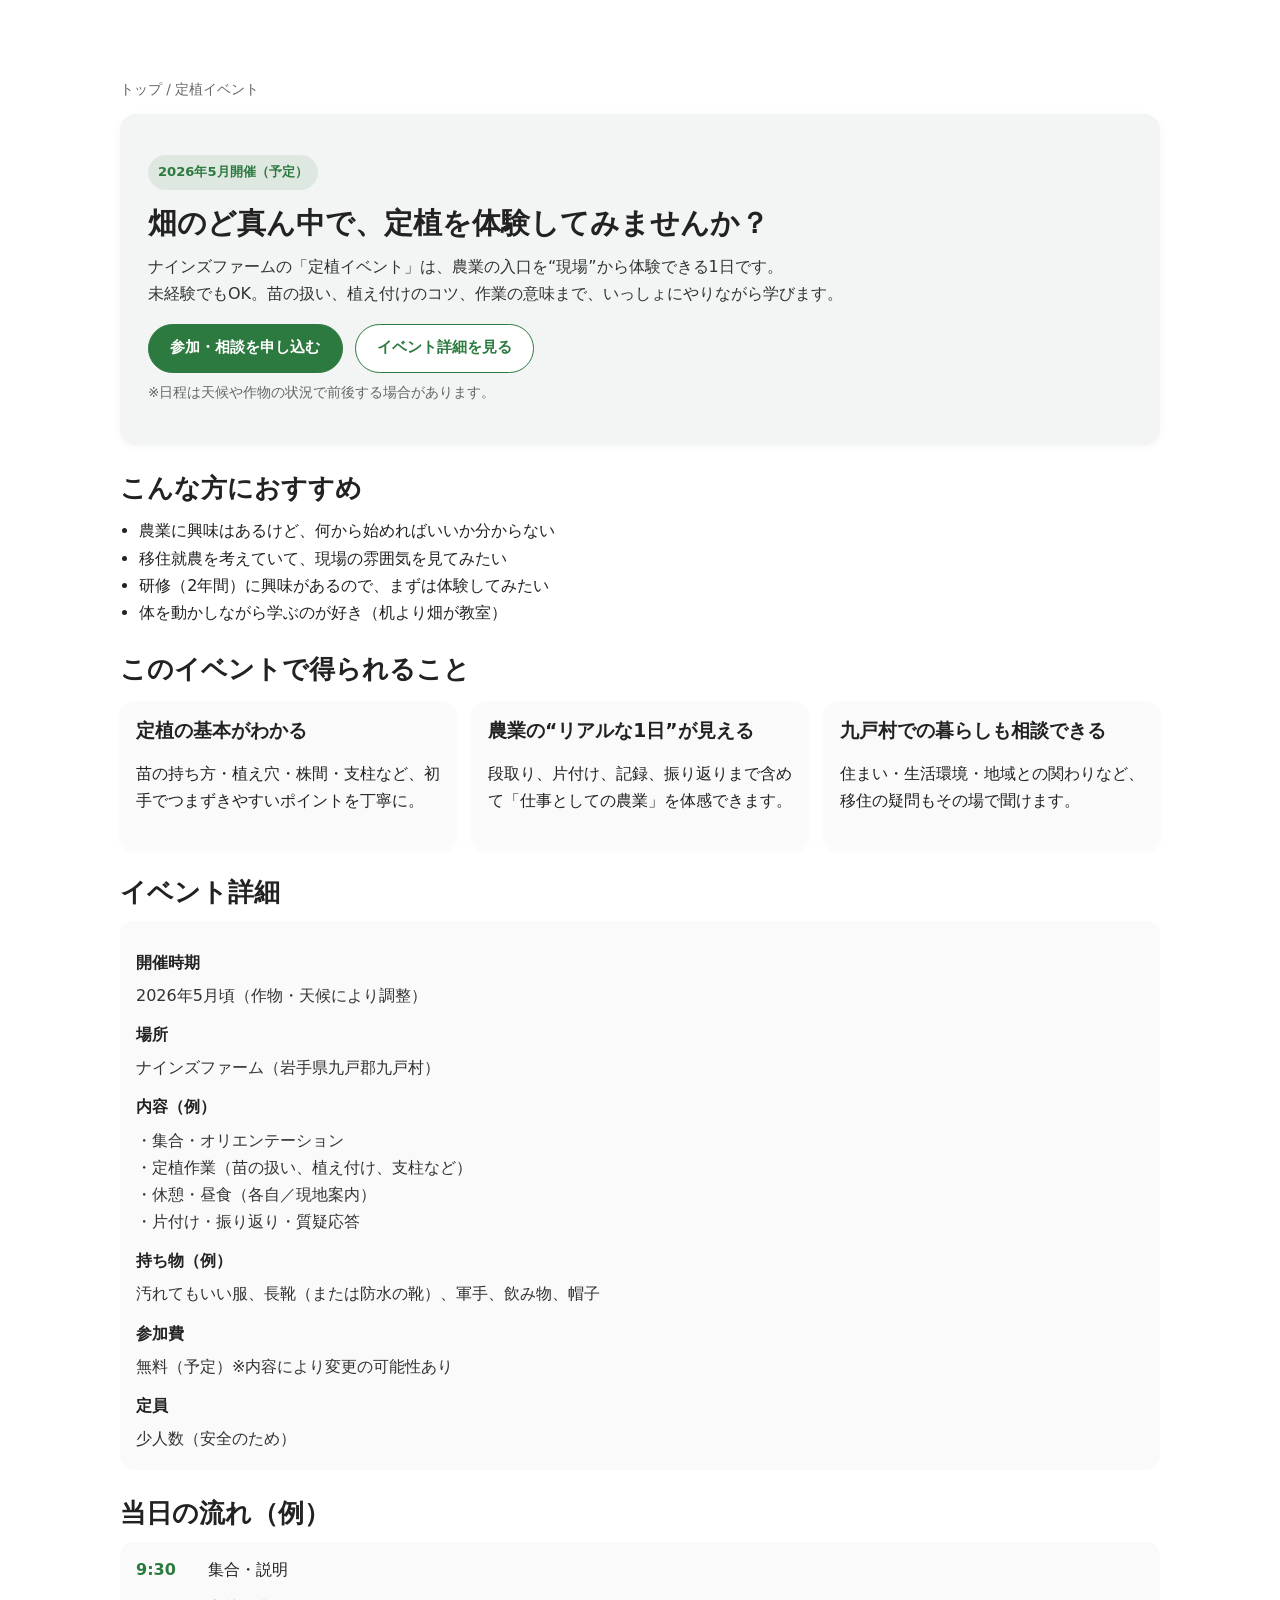
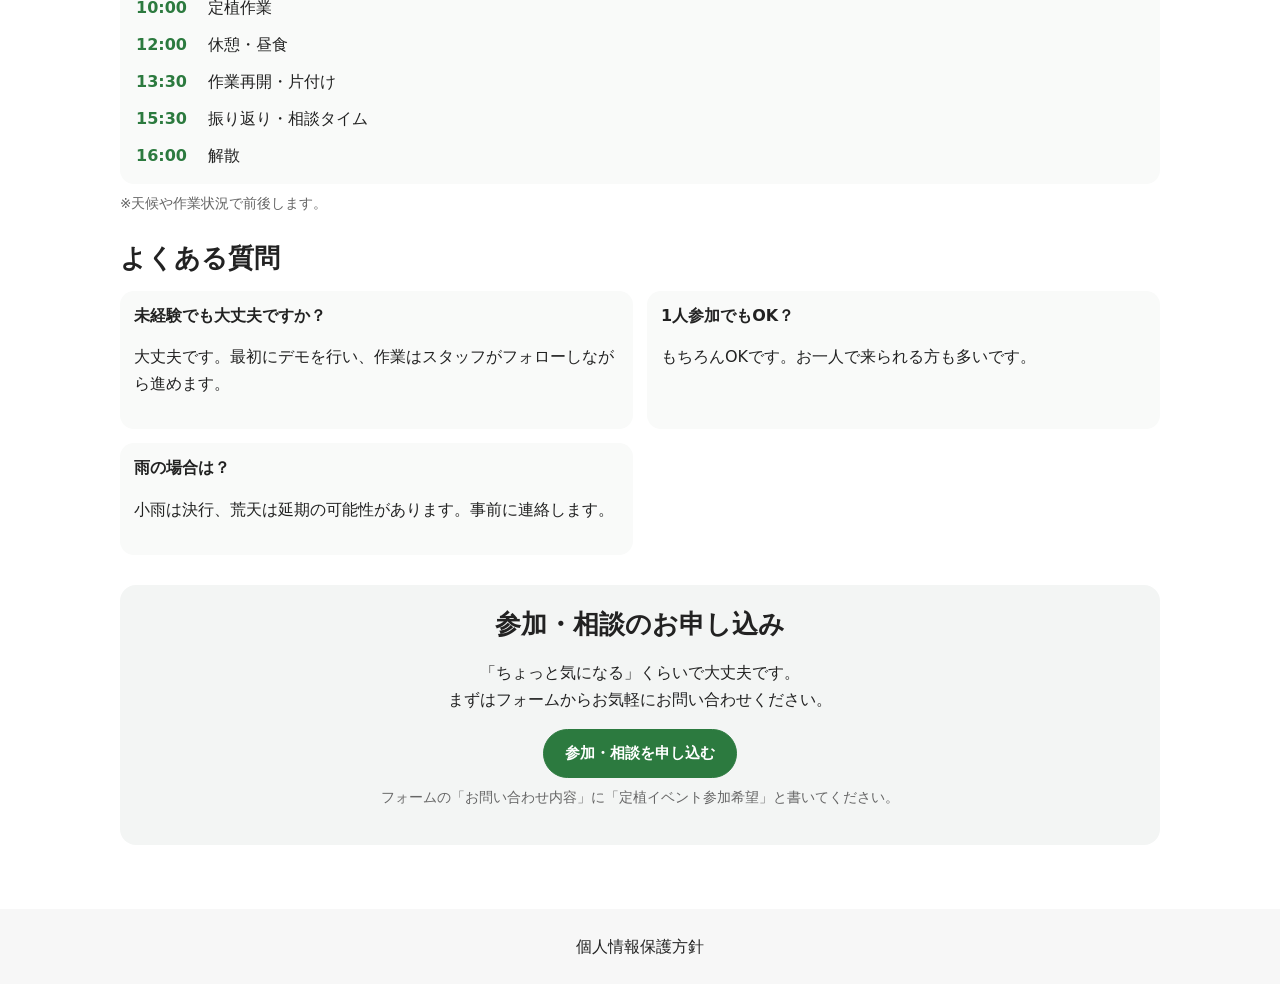
<file: events/event-teishoku-2026.html>
<!DOCTYPE html>
<html lang="ja">
<head>
  <meta charset="UTF-8" />
  <title>【2026年5月】定植イベント開催｜ナインズファーム（岩手・九戸村）</title>
  <meta name="viewport" content="width=device-width, initial-scale=1" />
  <meta name="description" content="岩手県九戸村のナインズファームで定植イベントを開催。農業未経験OK。畑の現場で学べる体験型イベントです。" />
  <link rel="stylesheet" href="../style.css" />
  <link rel="canonical" href="https://ninesfarm.com/events/event-teishoku-2026.html" />
  <meta property="og:type" content="website" />
  <meta property="og:site_name" content="ナインズファーム" />
  <meta property="og:title" content="【2026年5月】定植イベント開催｜ナインズファーム（岩手・九戸村）" />
  <meta property="og:description" content="岩手県九戸村のナインズファームで定植イベントを開催。農業未経験OK。畑の現場で学べる体験型イベントです。" />
  <meta property="og:url" content="https://ninesfarm.com/events/event-teishoku-2026.html" />
  <meta property="og:image" content="https://ninesfarm.com/assets/image/logo.png" />
  <meta name="twitter:card" content="summary_large_image" />
</head>
<body>

  <!-- ヘッダーはトップと同じを流用してOK（必要なら貼り付け） -->

  <main class="main-content" style="margin-left:0; width:100%;">
    <section class="section section-event">
      <div class="container">

        <!-- パンくず（任意） -->
        <p class="event-breadcrumb"><a href="../index.html">トップ</a> / 定植イベント</p>

        <!-- ファーストビュー -->
        <div class="event-hero">
          <div class="event-hero-text">
            <p class="event-badge">2026年5月開催（予定）</p>
            <h1>畑のど真ん中で、定植を体験してみませんか？</h1>
            <p class="event-lead">
              ナインズファームの「定植イベント」は、農業の入口を“現場”から体験できる1日です。<br>
              未経験でもOK。苗の扱い、植え付けのコツ、作業の意味まで、いっしょにやりながら学びます。
            </p>

            <div class="event-cta">
              <a class="btn btn-primary" href="../index.html#contact">参加・相談を申し込む</a>
              <a class="btn btn-outline" href="#detail">イベント詳細を見る</a>
            </div>

            <p class="event-note">※日程は天候や作物の状況で前後する場合があります。</p>
          </div>
        </div>

        <!-- こんな人におすすめ -->
        <section class="event-block">
          <h2>こんな方におすすめ</h2>
          <ul class="event-list-check">
            <li>農業に興味はあるけど、何から始めればいいか分からない</li>
            <li>移住就農を考えていて、現場の雰囲気を見てみたい</li>
            <li>研修（2年間）に興味があるので、まずは体験してみたい</li>
            <li>体を動かしながら学ぶのが好き（机より畑が教室）</li>
          </ul>
        </section>

        <!-- このイベントで得られること -->
        <section class="event-block">
          <h2>このイベントで得られること</h2>
          <div class="event-grid">
            <div class="event-card">
              <h3>定植の基本がわかる</h3>
              <p>苗の持ち方・植え穴・株間・支柱など、初手でつまずきやすいポイントを丁寧に。</p>
            </div>
            <div class="event-card">
              <h3>農業の“リアルな1日”が見える</h3>
              <p>段取り、片付け、記録、振り返りまで含めて「仕事としての農業」を体感できます。</p>
            </div>
            <div class="event-card">
              <h3>九戸村での暮らしも相談できる</h3>
              <p>住まい・生活環境・地域との関わりなど、移住の疑問もその場で聞けます。</p>
            </div>
          </div>
        </section>

        <!-- 詳細 -->
        <section id="detail" class="event-block">
          <h2>イベント詳細</h2>

          <div class="event-detail">
            <dl>
              <dt>開催時期</dt>
              <dd>2026年5月頃（作物・天候により調整）</dd>

              <dt>場所</dt>
              <dd>ナインズファーム（岩手県九戸郡九戸村）</dd>

              <dt>内容（例）</dt>
              <dd>
                ・集合・オリエンテーション<br>
                ・定植作業（苗の扱い、植え付け、支柱など）<br>
                ・休憩・昼食（各自／現地案内）<br>
                ・片付け・振り返り・質疑応答
              </dd>

              <dt>持ち物（例）</dt>
              <dd>汚れてもいい服、長靴（または防水の靴）、軍手、飲み物、帽子</dd>

              <dt>参加費</dt>
              <dd>無料（予定）※内容により変更の可能性あり</dd>

              <dt>定員</dt>
              <dd>少人数（安全のため）</dd>
            </dl>
          </div>
        </section>

        <!-- 当日の流れ（例） -->
        <section class="event-block">
          <h2>当日の流れ（例）</h2>
          <div class="event-timeline">
            <div><span>9:30</span> 集合・説明</div>
            <div><span>10:00</span> 定植作業</div>
            <div><span>12:00</span> 休憩・昼食</div>
            <div><span>13:30</span> 作業再開・片付け</div>
            <div><span>15:30</span> 振り返り・相談タイム</div>
            <div><span>16:00</span> 解散</div>
          </div>
          <p class="event-note">※天候や作業状況で前後します。</p>
        </section>

        <!-- よくある質問 -->
        <section class="event-block">
          <h2>よくある質問</h2>
          <div class="event-faq">
            <div class="event-faq-item">
              <h3>未経験でも大丈夫ですか？</h3>
              <p>大丈夫です。最初にデモを行い、作業はスタッフがフォローしながら進めます。</p>
            </div>
            <div class="event-faq-item">
              <h3>1人参加でもOK？</h3>
              <p>もちろんOKです。お一人で来られる方も多いです。</p>
            </div>
            <div class="event-faq-item">
              <h3>雨の場合は？</h3>
              <p>小雨は決行、荒天は延期の可能性があります。事前に連絡します。</p>
            </div>
          </div>
        </section>

        <!-- 最後のCTA -->
        <section class="event-final-cta">
          <h2>参加・相談のお申し込み</h2>
          <p>
            「ちょっと気になる」くらいで大丈夫です。<br>
            まずはフォームからお気軽にお問い合わせください。
          </p>
          <a class="btn btn-primary" href="../index.html#contact">参加・相談を申し込む</a>
          <p class="event-note">フォームの「お問い合わせ内容」に「定植イベント参加希望」と書いてください。</p>
        </section>

      </div>
    </section>
  </main>

<p style="text-align:center; margin: 24px 0;"><a href="../privacy-policy/">個人情報保護方針</a></p>
</body>
</html>
</file>
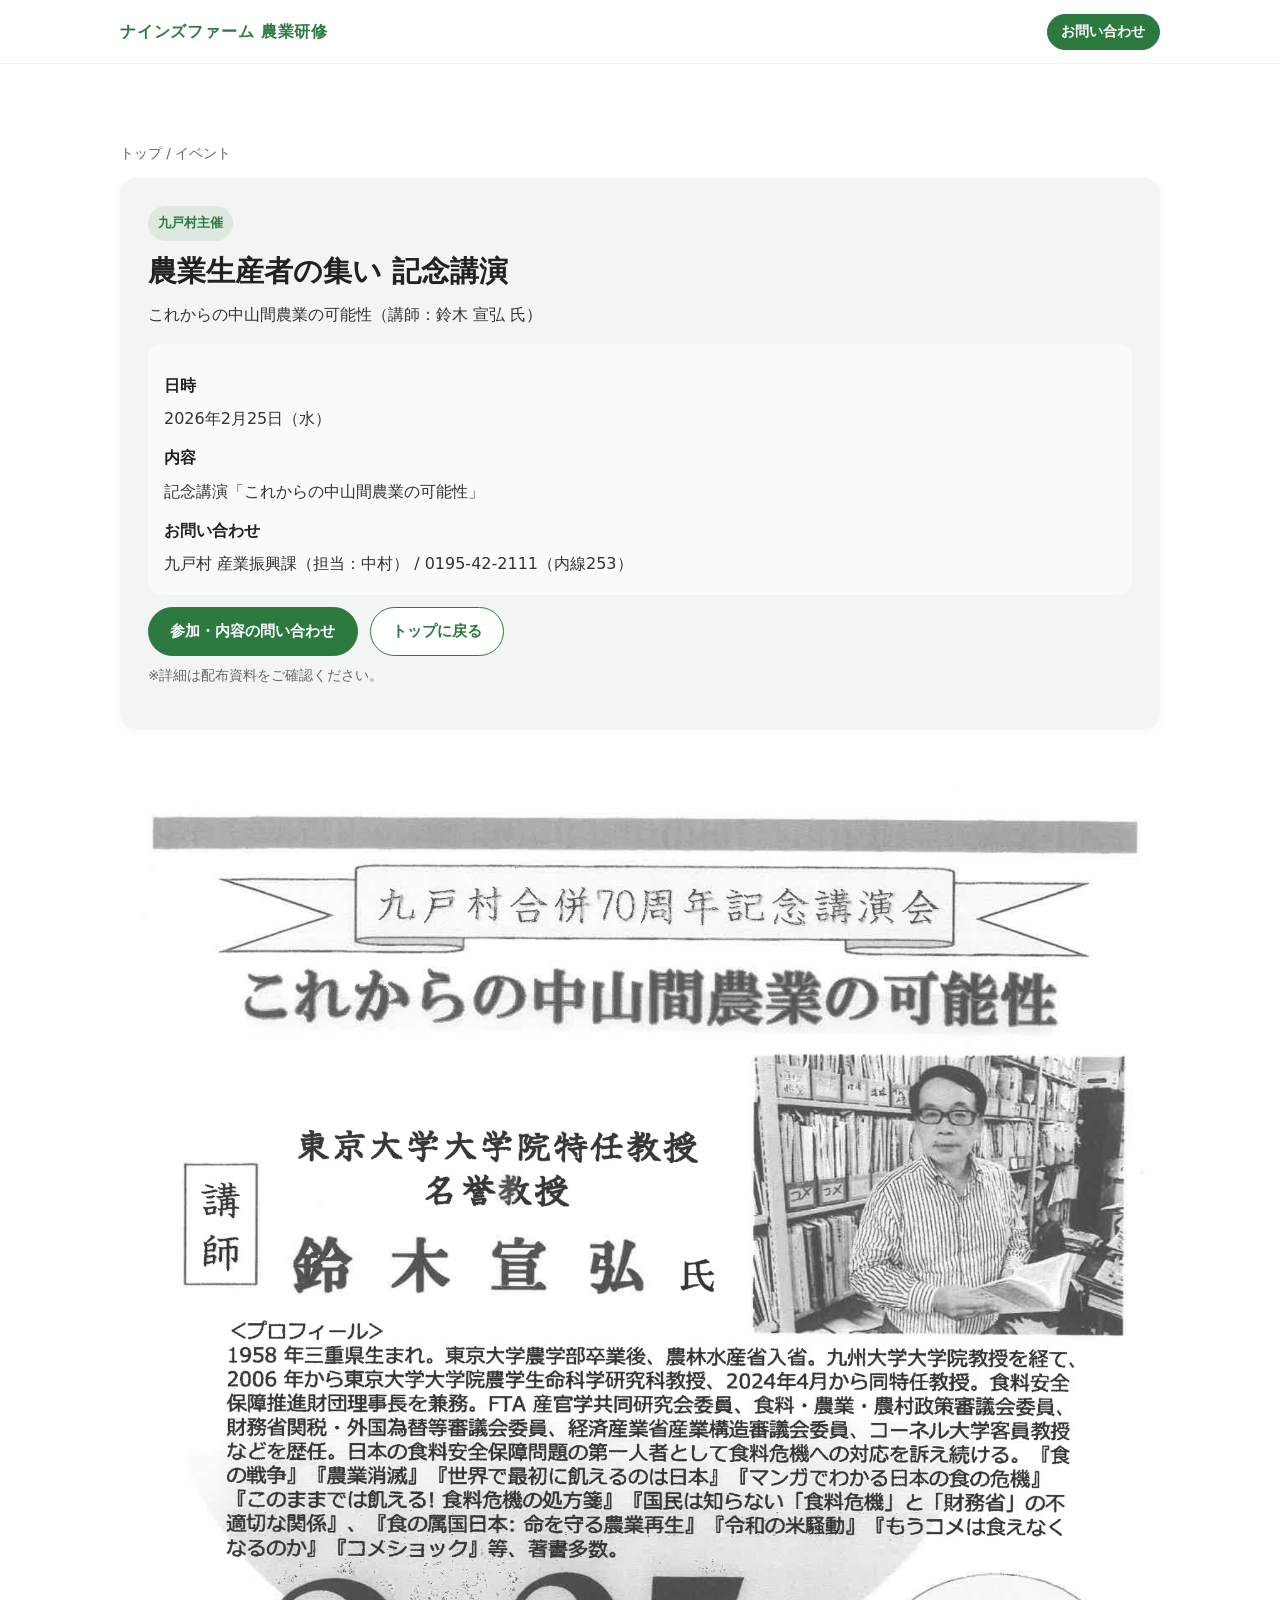
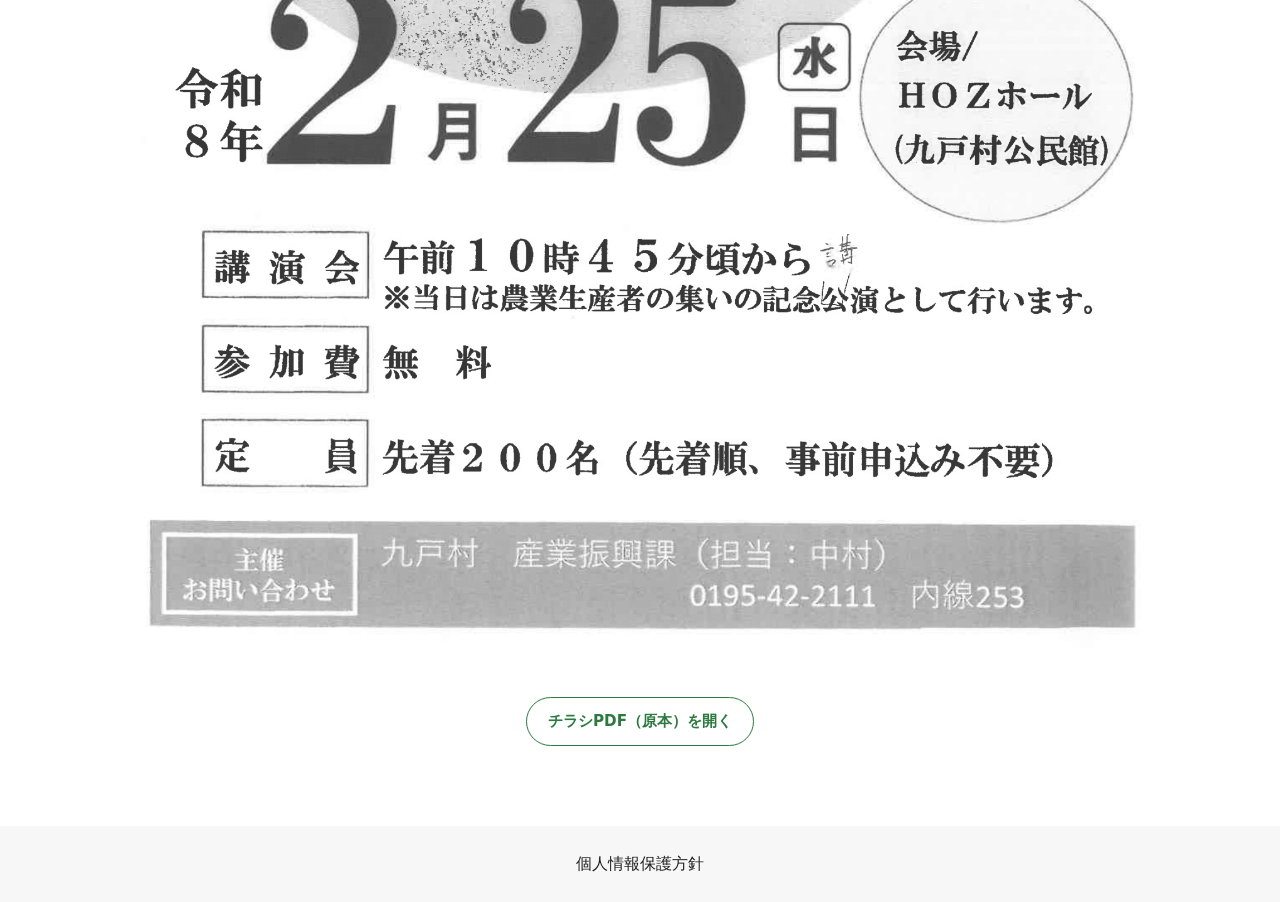
<file: events/lecture-2026-02-25.html>
<!DOCTYPE html>
<html lang="ja">
<head>
  <meta charset="UTF-8">
  <title>農業生産者の集い 記念講演 | ナインズファーム</title>
  <meta name="viewport" content="width=device-width, initial-scale=1">
  <meta name="description" content="九戸村主催『農業生産者の集い 記念講演』のご案内ページです。">
  <link rel="stylesheet" href="../style.css">
  <link rel="canonical" href="https://ninesfarm.com/events/lecture-2026-02-25.html" />
  <meta property="og:type" content="website" />
  <meta property="og:site_name" content="ナインズファーム" />
  <meta property="og:title" content="農業生産者の集い 記念講演 | ナインズファーム" />
  <meta property="og:description" content="九戸村主催『農業生産者の集い 記念講演』のご案内ページです。" />
  <meta property="og:url" content="https://ninesfarm.com/events/lecture-2026-02-25.html" />
  <meta property="og:image" content="https://ninesfarm.com/assets/image/logo.png" />
  <meta name="twitter:card" content="summary_large_image" />
</head>
<body>

<header class="site-header">
  <div class="container header-inner">
    <div class="logo"><a href="../index.html">ナインズファーム 農業研修</a></div>
    <div class="header-cta">
      <a href="../index.html#contact" class="btn btn-sm btn-primary">お問い合わせ</a>
    </div>
  </div>
</header>

<div class="layout-with-sidebar">
  <!-- サイドバーは省略してもOK。必要ならトップと同じasideをコピペしてください -->
  <main class="main-content" style="margin-left:0;">

    <section class="section section-event">
      <div class="container">
        <p class="event-breadcrumb"><a href="../index.html">トップ</a> / イベント</p>

        <div class="event-hero">
          <div class="event-hero-text">
            <span class="event-badge">九戸村主催</span>
            <h1>農業生産者の集い 記念講演</h1>
            <p class="event-lead">これからの中山間農業の可能性（講師：鈴木 宣弘 氏）</p>

            <div class="event-detail">
              <dl>
                <dt>日時</dt>
                <dd>2026年2月25日（水）</dd>
                <dt>内容</dt>
                <dd>記念講演「これからの中山間農業の可能性」</dd>
                <dt>お問い合わせ</dt>
                <dd>九戸村 産業振興課（担当：中村） / 0195-42-2111（内線253）</dd>
              </dl>
            </div>

            <div class="event-cta">
              <a class="btn btn-primary" href="../index.html#contact">参加・内容の問い合わせ</a>
              <a class="btn btn-outline" href="../index.html">トップに戻る</a>
            </div>

            <p class="event-note">※詳細は配布資料をご確認ください。</p>
          </div>
        </div>

        <!-- チラシ画像 -->
        <img
          src="../assets/image/lecture-2026-02-25.png"
          alt="農業生産者の集い 記念講演 チラシ"
          style="width:100%; border-radius:16px; margin:24px 0;"
        >
        
        <!-- PDFリンク -->
        <p style="text-align:center;">
          <a href="../assets/pdf/lecture-2026-02-25.pdf"
             target="_blank" rel="noopener"
             class="btn btn-outline">
            チラシPDF（原本）を開く
          </a>
        </p>


      </div>
    </section>

  </main>
</div>

<p style="text-align:center; margin: 24px 0;"><a href="../privacy-policy/">個人情報保護方針</a></p>
</body>
</html>
</file>
<file: style.css>
/* ==============================
   カラーテーマ（CSS変数）
============================== */
:root {
  --green: #2c7a3f;
  --green-dark: #256535;
  --bg-gray: #f3f5f4;
}

/* ==============================
   ベース設定
============================== */
*,
*::before,
*::after {
  box-sizing: border-box;
}

html {
  scroll-behavior: smooth;
}

body {
  margin: 0;
  padding: 0;
  font-family: system-ui, -apple-system, BlinkMacSystemFont, "Segoe UI", sans-serif;
  color: #222;
  background-color: #f7f7f7;
  line-height: 1.7;
}

/* リンク共通 */
a {
  color: inherit;
  text-decoration: none;
}
a:hover {
  text-decoration: underline;
}

/* 共通コンテナ */
.container {
  width: 100%;
  max-width: 1080px;
  margin: 0 auto;
  padding: 0 20px;
}

/* 見出し */
h1, h2, h3, h4 {
  margin: 0 0 0.5em;
  line-height: 1.4;
}

/* ==============================
   ボタン共通
============================== */
.btn {
  display: inline-flex;
  align-items: center;
  justify-content: center;
  padding: 0.7em 1.4em;
  border-radius: 999px;
  border: 1px solid transparent;
  font-size: 0.95rem;
  font-weight: 600;
  cursor: pointer;
  text-decoration: none;
  white-space: nowrap;
  transition: transform 0.15s ease, box-shadow 0.15s ease, background-color 0.15s ease, color 0.15s ease;
}
.btn:hover {
  text-decoration: none;
  transform: translateY(-1px);
  box-shadow: 0 4px 12px rgba(0,0,0,0.12);
}

.btn-primary {
  background: #2c7a3f;
  color: #fff;
  border-color: #2c7a3f;
}
.btn-primary:hover {
  background: #256535;
}

.btn-secondary {
  background: rgba(255,255,255,0.92);
  color: #2c7a3f;
  border-color: rgba(255,255,255,0.9);
}
.btn-secondary:hover {
  background: #fff;
}

.btn-outline {
  background: #fff;
  color: #2c7a3f;
  border-color: #2c7a3f;
}

.btn-sm {
  padding: 0.4em 1em;
  font-size: 0.85rem;
}

/* ==============================
   ヘッダー（上部固定）
============================== */
.site-header {
  position: fixed;
  top: 0;
  left: 0;
  right: 0;
  height: 64px;
  background: rgba(255,255,255,0.97);
  backdrop-filter: blur(10px);
  border-bottom: 1px solid rgba(0,0,0,0.05);
  z-index: 1000;
}

.header-inner {
  display: flex;
  align-items: center;
  justify-content: space-between;
  height: 64px;
  gap: 16px;
}

.logo a {
  font-weight: 700;
  font-size: 1rem;
  letter-spacing: 0.05em;
  text-transform: uppercase;
  color: #2c7a3f;
}

.site-nav ul {
  display: flex;
  gap: 16px;
  list-style: none;
  padding: 0;
  margin: 0;
  font-size: 0.85rem;
}

.site-nav a {
  color: #444;
  padding: 4px 0;
}
.site-nav a:hover {
  color: #2c7a3f;
  text-decoration: none;
}

.header-cta {
  flex-shrink: 0;
}

/* ==============================
   左サイドバー＋メインレイアウト
============================== */
.layout-with-sidebar {
  display: flex;
  align-items: flex-start;
  padding-top: 64px; /* 上部固定ヘッダー分の余白 */
}

/* サイドナビ */
.side-nav {
  position: fixed;
  top: 64px;
  left: 0;
  bottom: 0;
  width: 260px;
  background: #ffffff;
  border-right: 1px solid rgba(0,0,0,0.06);
  padding: 16px 0;
  overflow-y: auto;
  z-index: 900;
}

.side-nav-inner {
  padding: 0 16px 24px;
}

.side-nav-logo a {
  display: block;
  margin-bottom: 16px;
  text-align: center;
}

.side-nav-logo-main {
  display: block;
  font-weight: 700;
  font-size: 1rem;
  color: #2c7a3f;
}

.side-nav-logo-sub {
  display: block;
  font-size: 0.75rem;
  color: #777;
}

.side-nav-menu ul {
  list-style: none;
  padding: 0;
  margin: 8px 0 24px;
}

.side-nav-menu li {
  margin-bottom: 6px;
}

.side-nav-menu a {
  display: block;
  padding: 6px 8px;
  border-radius: 6px;
  font-size: 0.87rem;
  color: #444;
}
.side-nav-menu a:hover {
  background: #f0f5f2;
  color: #2c7a3f;
  text-decoration: none;
}

.side-nav-extra {
  font-size: 0.8rem;
  color: #666;
  border-top: 1px solid rgba(0,0,0,0.06);
  padding-top: 12px;
}

.side-nav-label {
  font-weight: 600;
  margin-bottom: 4px;
}

.side-nav-extra ul {
  list-style: none;
  padding: 0;
  margin: 0 0 12px;
}

.side-nav-extra li {
  margin-bottom: 4px;
}

.side-nav-extra a {
  color: #2c7a3f;
  text-decoration: underline;
}

.side-nav-contact-box {
  margin-top: 8px;
  padding: 8px 10px;
  border-radius: 8px;
  background: #f4f8f5;
}

.side-nav-contact-title {
  font-weight: 600;
  margin: 0 0 4px;
}

.side-nav-contact-tel {
  font-weight: 700;
  margin: 0 0 2px;
}

.side-nav-contact-time {
  margin: 0;
  font-size: 0.75rem;
}

/* メインコンテンツ */
.main-content {
  margin-left: 260px;
  width: 100%;
}

/* ==============================
   セクション共通
============================== */
.section {
  padding: 64px 0;
}
.section h2 {
  font-size: 1.6rem;
  margin-bottom: 0.4em;
}
.section p {
  margin-bottom: 1em;
}

/* ==============================
   ヒーロー（動画背景）
============================== */
.hero {
  position: relative;
  color: #fff;
  min-height: 70vh;
  display: flex;
  align-items: center;
}

.hero-video-bg {
  position: absolute;
  inset: 0;
  overflow: hidden;
  z-index: -2;
}

.hero-video-bg video {
  width: 100%;
  height: 100%;
  object-fit: cover;
}

/* 暗めのオーバーレイ */
.hero-video-overlay {
  position: absolute;
  inset: 0;
  background: linear-gradient(to bottom right, rgba(10,20,10,0.70), rgba(10,20,10,0.55));
  z-index: -1;
}

.hero-inner {
  padding-top: 48px;
  padding-bottom: 48px;
}

.hero-text {
  max-width: 680px;
  background: rgba(0, 0, 0, 0.45);
  padding: 1.2rem 1.4rem;
  border-radius: 12px;
  backdrop-filter: blur(2px);
}

.hero-label {
  display: inline-block;
  padding: 4px 10px;
  border-radius: 999px;
  background: rgba(255,255,255,0.16);
  font-size: 0.8rem;
  letter-spacing: 0.08em;
  text-transform: uppercase;
  margin-bottom: 12px;
}

.hero h1 {
  font-size: 2.1rem;
  margin-bottom: 12px;
}

.hero p {
  font-size: 0.95rem;
}

.hero-cta {
  margin-top: 20px;
  display: flex;
  flex-wrap: wrap;
  gap: 12px;
}

.hero-dairy-link {
  display: inline-block;
  margin-top: 16px;
  text-decoration: underline;
  text-underline-offset: 0.2em;
}

/* ==============================
   「選ばれる理由」
============================== */
.section-reason { background: #ffffff; }

.reason-grid {
  display: grid;
  grid-template-columns: repeat(3, minmax(0, 1fr));
  gap: 20px;
  margin-top: 28px;
}

.reason-item {
  background: #f9faf9;
  border-radius: 14px;
  padding: 18px 18px 20px;
  box-shadow: 0 2px 6px rgba(0,0,0,0.03);
}

.reason-item h3 {
  font-size: 1.05rem;
  margin-bottom: 0.4em;
}

/* ==============================
   研修後の未来
============================== */
.section-future { background: #f3f5f4; }

.future-grid {
  display: grid;
  grid-template-columns: repeat(2, minmax(0, 1fr));
  gap: 24px;
  margin-top: 24px;
}

.future-column h3 {
  font-size: 1.05rem;
  margin-bottom: 0.6em;
}

.future-column ul {
  margin: 0;
  padding-left: 1.1em;
}

.future-note {
  margin-top: 16px;
  font-size: 0.85rem;
  color: #666;
}

/* ==============================
   研修内容（1日の流れ＋年間）
============================== */
.section-program { background: #ffffff; }

.program-layout {
  display: grid;
  grid-template-columns: minmax(0, 1.2fr) minmax(0, 1fr);
  gap: 32px;
  margin-top: 28px;
}

.program-day,
.program-year {
  background: #f9faf9;
  border-radius: 14px;
  padding: 18px 18px 20px;
}

.program-time { display: flex; margin: 0 0 4px; }

.program-time dt { width: 4em; font-weight: 600; }
.program-time dd { margin: 0; }

.program-note {
  margin-top: 10px;
  font-size: 0.85rem;
  color: #666;
}

.section-dairy-training {
  background: #eaf4eb;
}

.section-dairy-training p {
  max-width: 42em;
}

.dairy-training-photo {
  --photo-feather: clamp(10px, 2.5vw, 28px);

  display: block;
  width: 100%;
  height: clamp(185px, 31vw, 330px);
  object-fit: cover;
  object-position: center 70%;
  margin: 0 0 1.25rem;
  border-radius: 18px;
  opacity: 0.9;
  mask-image:
    linear-gradient(to right, transparent, #000 var(--photo-feather), #000 calc(100% - var(--photo-feather)), transparent),
    linear-gradient(to bottom, transparent, #000 var(--photo-feather), #000 calc(100% - var(--photo-feather)), transparent);
  mask-composite: intersect;
}

/* ==============================
   研修生の声
============================== */
.section-voices { background: #f3f5f4; }

.voices-intro { max-width: 720px; }

.voices-grid {
  margin-top: 24px;
  display: grid;
  grid-template-columns: repeat(3, minmax(0, 1fr));
  gap: 20px;
}

.voice-item {
  background: #ffffff;
  border-radius: 14px;
  padding: 18px 18px 20px;
  box-shadow: 0 2px 6px rgba(0,0,0,0.03);
  font-size: 0.92rem;
  text-align: center;
}

.voice-person {
  display: flex;
  align-items: center;
  justify-content: center;
  gap: 10px;
  margin-top: 0;
  font-weight: 700;
}

.voice-avatar {
  display: grid;
  place-content: center;
  justify-items: center;
  gap: 2px;
  flex: 0 0 44px;
  height: 44px;
  border-radius: 50%;
  background: #eaf4eb;
  color: var(--green-dark);
}

.voice-avatar--blue {
  background: #e4eef9;
  color: #325c85;
}

.voice-avatar--amber {
  background: #faeedc;
  color: #855521;
}

.voice-avatar::before,
.voice-avatar::after {
  content: "";
  background: currentColor;
}

.voice-avatar::before {
  width: 8px;
  height: 8px;
  border-radius: 50%;
}

.voice-avatar::after {
  width: 18px;
  height: 9px;
  border-radius: 9px 9px 3px 3px;
}

/* ==============================
   独立支援
============================== */
.section-support { background: #ffffff; }

.support-lead { max-width: 720px; }

.support-grid {
  margin-top: 24px;
  display: grid;
  grid-template-columns: repeat(3, minmax(0, 1fr));
  gap: 20px;
}

.support-item {
  background: #f9faf9;
  border-radius: 14px;
  padding: 18px 18px 20px;
}

/* ==============================
   九戸村での暮らし
============================== */
.section-life { background: #f3f5f4; }

.life-intro { max-width: 720px; }

.life-grid {
  margin-top: 24px;
  display: grid;
  grid-template-columns: repeat(2, minmax(0, 1fr));
  gap: 20px;
}

.life-item {
  background: #ffffff;
  border-radius: 14px;
  padding: 18px 18px 20px;
}

/* ==============================
   FAQ
============================== */
.section-faq { background: #ffffff; }

.faq-list {
  margin-top: 20px;
  display: grid;
  grid-template-columns: repeat(2, minmax(0, 1fr));
  gap: 18px;
}

.faq-item {
  background: #f9faf9;
  border-radius: 14px;
  padding: 16px 16px 18px;
  font-size: 0.92rem;
}

/* ==============================
   ナインズファームについて
============================== */
.section-about { background: #f3f5f4; }

.about-layout {
  margin-top: 20px;
  display: grid;
  grid-template-columns: minmax(0, 1.1fr) minmax(0, 0.9fr);
  gap: 24px;
  align-items: flex-start;
}

.about-text ul {
  margin: 0 0 1em;
  padding-left: 1.1em;
}

.about-image-placeholder {
  border-radius: 16px;
  background: none;
  padding: 0;
  min-height: 0;
  display: block;
}

.about-image-placeholder img {
  width: 100%;
  height: auto;
  display: block;
  border-radius: 16px;
}

.about-image-placeholder a { display: block; }

/* ==============================
   CTA
============================== */
.section-cta {
  background: #ffffff;
  text-align: center;
}

.section-cta h2 { margin-bottom: 0.4em; }
.section-cta p { margin-bottom: 1.2em; }

.cta-buttons {
  display: flex;
  justify-content: center;
  flex-wrap: wrap;
  gap: 12px;
}

/* ==============================
   お問い合わせ
============================== */
.section-contact { background: #f3f5f4; }

.contact-form {
  margin-top: 20px;
  max-width: 640px;
}

.form-row { margin-bottom: 14px; }

.form-row label {
  display: block;
  font-size: 0.9rem;
  font-weight: 600;
  margin-bottom: 4px;
}

.form-row label span {
  font-size: 0.8rem;
  color: #d22;
}

input[type="text"],
input[type="email"],
input[type="tel"],
textarea,
select {
  width: 100%;
  padding: 8px 10px;
  border-radius: 8px;
  border: 1px solid #d0d7d3;
  font-size: 0.9rem;
  font-family: inherit;
  resize: vertical;
  background-color: #fff;
}

input:focus,
textarea:focus,
select:focus {
  outline: 2px solid #2c7a3f;
  outline-offset: 1px;
  border-color: #2c7a3f;
}

.form-row-submit {
  text-align: center;
  margin-top: 18px;
}

.form-status {
  margin-top: 10px;
  font-size: 0.9rem;
  color: #2c7a3f;
  min-height: 1.2em;
}

#submitBtn:disabled {
  opacity: 0.7;
  cursor: not-allowed;
  transform: none;
  box-shadow: none;
}

/* ==============================
   フッター
============================== */
.site-footer {
  background: #1f1f1f;
  color: #eee;
  padding: 24px 0;
}

.footer-inner {
  display: flex;
  justify-content: space-between;
  gap: 24px;
  font-size: 0.85rem;
}

.footer-logo {
  font-weight: 700;
  margin-bottom: 4px;
}

.footer-address { color: #bbb; }

.footer-nav ul {
  list-style: none;
  padding: 0;
  margin: 0 0 6px;
  display: flex;
  gap: 16px;
}

.footer-nav a {
  color: #ddd;
  font-size: 0.85rem;
}
.footer-nav a:hover {
  color: #fff;
  text-decoration: none;
}

.footer-copy { color: #777; }

/* =========================
   サイドバーのロゴ画像
========================= */
.side-logo-img {
  width: 140px;
  height: auto;
  border-radius: 0;
  object-fit: contain;
  display: block;
  margin: 0 auto 1rem;
  box-shadow: none;
}

/* =========================
   代表者（指導員）の声（左写真→右テキスト）
========================= */
.section-leader { background-color: #ffffff; }

.leader-flex {
  display: grid;
  grid-template-columns: 320px 1fr;
  align-items: center;
  gap: 1.6rem;
}

/* 左の写真エリア */
.leader-photo-wrap {
  position: relative;
  width: 100%;
  height: 100%;
  min-height: 260px;
  overflow: hidden;
}

.leader-photo-wrap img,
.leader-img {
  width: 100%;
  height: 100%;
  object-fit: cover;
  display: block;
}

/* 写真右側をグラデーションでフェードアウト */
.leader-photo-wrap::after {
  content: "";
  position: absolute;
  right: 0;
  top: 0;
  width: 40%;
  height: 100%;
  background: linear-gradient(to right,
    rgba(255, 255, 255, 0) 0%,
    rgba(255, 255, 255, 0.7) 40%,
    rgba(255, 255, 255, 1) 100%
  );
  pointer-events: none;
}

/* 右側のテキスト */
.leader-text {
  background: #ffffff;
  padding: 1rem 0;
}

.leader-title {
  font-size: 0.9rem;
  color: #777c6b;
  margin-bottom: 0.2rem;
}

.leader-name {
  font-size: 1.3rem;
  margin-bottom: 1rem;
}

.leader-text p { margin-bottom: 0.8rem; }

.leader-message-foot {
  font-weight: 600;
  color: #4a5a4a;
}

/* 代表者画像：出し分け */
.leader-img-sp { display: none; }

/* =========================
   定植イベント告知ページ
========================= */
.section-event { background: #ffffff; }

.event-breadcrumb {
  font-size: 0.85rem;
  color: #666;
  margin-bottom: 14px;
}

.event-hero {
  border-radius: 16px;
  padding: 28px;
  background: #f3f5f4;
  box-shadow: 0 2px 10px rgba(0,0,0,0.04);
  margin-bottom: 26px;
}

.event-hero-text h1 {
  font-size: 1.8rem;
  margin-bottom: 10px;
}

.event-lead {
  margin: 0 0 16px;
  color: #333;
}

.event-badge {
  display: inline-block;
  font-size: 0.82rem;
  font-weight: 700;
  color: #2c7a3f;
  background: rgba(44, 122, 63, 0.10);
  padding: 6px 10px;
  border-radius: 999px;
  margin-bottom: 10px;
}

.event-cta {
  display: flex;
  flex-wrap: wrap;
  gap: 12px;
  margin: 12px 0 8px;
}

.event-note {
  font-size: 0.85rem;
  color: #666;
  margin-top: 8px;
}

.event-block { margin: 26px 0; }

.event-list-check {
  padding-left: 1.2em;
  margin: 10px 0 0;
}

.event-grid {
  display: grid;
  grid-template-columns: repeat(3, minmax(0, 1fr));
  gap: 16px;
  margin-top: 14px;
}

.event-card {
  background: #f9faf9;
  border-radius: 14px;
  padding: 16px 16px 18px;
  box-shadow: 0 2px 6px rgba(0,0,0,0.03);
}

.event-detail {
  background: #f9faf9;
  border-radius: 14px;
  padding: 16px 16px 18px;
}

.event-detail dl { margin: 0; }

.event-detail dt {
  font-weight: 700;
  margin-top: 12px;
}

.event-detail dd {
  margin: 6px 0 0;
  color: #333;
}

.event-timeline {
  background: #f9faf9;
  border-radius: 14px;
  padding: 14px 16px;
  display: grid;
  gap: 10px;
}

.event-timeline span {
  display: inline-block;
  width: 4.2em;
  font-weight: 700;
  color: #2c7a3f;
}

.event-faq {
  display: grid;
  grid-template-columns: repeat(2, minmax(0, 1fr));
  gap: 14px;
  margin-top: 14px;
}

.event-faq-item {
  background: #f9faf9;
  border-radius: 14px;
  padding: 14px 14px 16px;
}

.event-faq-item h3 {
  font-size: 1rem;
  margin-bottom: 6px;
}

.event-final-cta {
  margin-top: 30px;
  padding: 22px;
  border-radius: 16px;
  background: #f3f5f4;
  text-align: center;
}

/* 秋の収穫体験イベント専用 */
.section-harvest-event {
  background:
    radial-gradient(1200px 400px at 10% 0%, #f7ead7 0%, rgba(247, 234, 215, 0) 60%),
    linear-gradient(180deg, #fffdf8 0%, #fff 100%);
}
.harvest-hero {
  border: 1px solid #ead8c2;
  background: linear-gradient(130deg, #1f4b34 0%, #2f6a49 55%, #d97a2b 100%);
}
.harvest-hero .event-hero-text h1,
.harvest-hero .event-catch,
.harvest-hero .event-badge {
  color: #fff;
}
.harvest-hero .event-catch {
  font-size: 1.2rem;
  font-weight: 700;
}
.section-harvest-event .event-block h2 {
  border-left-color: #d97a2b;
}
.harvest-poster {
  max-width: 560px;
  margin: 12px auto 0;
}
.harvest-poster img {
  width: 100%;
  height: auto;
  border-radius: 12px;
  border: 1px solid #e8d8c6;
  background: #fff;
}

/* ==============================
   ブログ欄（プレビュー）
============================== */
.section-blog-preview .blog-preview-lead,
.section-blog-preview h2 {
  max-width: 1200px;
  margin-left: auto;
  margin-right: auto;
  padding-left: 40px;
  padding-right: 40px;
}

.section-blog-preview #blogCards,
.section-blog-preview .blog-card-grid {
  max-width: none !important;
  width: 100%;
  margin-left: 0 !important;
  margin-right: 0 !important;
  padding-left: 40px;
  padding-right: 40px;
}

.section-blog-preview #blogCards {
  display: grid;
  grid-template-columns: repeat(3, minmax(0, 1fr));
  gap: 20px;
}

.blog-card-thumb {
  aspect-ratio: 16 / 9;
  overflow: hidden;
}

.blog-card-thumb img {
  width: 100%;
  height: 100%;
  object-fit: cover;
  display: block;
}

.blog-preview-more {
  max-width: 1200px;
  margin: 32px auto 0;
  text-align: center;
}

/* =========================
   図解（共通）
========================= */
.price-stabilization-diagram,
.agri-support-diagram {
  width: 100%;
  max-width: none;      /* 520px縛り解除（最終状態に統一） */
  margin: 16px 0;
  display: flex;
  flex-direction: column;
  align-items: stretch;
}

/* ステップ（最終状態：アイコン左 / テキスト右） */
.diagram-step {
  width: 100%;
  background: #f9faf9;
  border-radius: 14px;
  padding: 14px 16px 16px;
  box-shadow: 0 2px 6px rgba(0,0,0,0.04);

  display: grid;
  grid-template-columns: 44px 1fr;
  gap: 14px;
  align-items: flex-start;
  text-align: left;
}

.diagram-icon {
  font-size: 1.8rem;
  line-height: 1;
  margin-top: 2px;
}

.diagram-step h4 {
  margin: 0 0 4px;
  font-size: 1rem;
  font-weight: 700;
  grid-column: 2;
}

.diagram-step p {
  margin: 0;
  font-size: 0.85rem;
  color: #555;
  line-height: 1.6;
  grid-column: 2;
}

/* 状態ごとのニュアンス色 */
.step-risk { background: #fbf5f5; }
.step-protect { background: #f3f8f4; }
.step-safe { background: #f1f7f2; }

/* ステップごとの色分け（農業支援） */
.step-prepare { background: #f4f7fb; }
.step-start { background: #f3f8f4; }
.step-grow { background: #f9faf4; }

/* 図解矢印：最終状態（縦ラインUI） */
.diagram-arrow {
  font-size: 0;
  line-height: 0;
  margin: 10px 0;
  position: relative;
  width: 100%;
  height: 26px;
  display: flex;
  justify-content: center;
  align-items: center;
}
.diagram-arrow::before {
  content: "";
  width: 2px;
  height: 100%;
  background: rgba(44, 122, 63, 0.35);
  border-radius: 999px;
}
.diagram-arrow::after {
  content: "";
  position: absolute;
  width: 10px;
  height: 10px;
  border-radius: 50%;
  background: #2c7a3f;
  box-shadow: 0 2px 6px rgba(0,0,0,0.12);
}

/* =========================
   九戸村の農業が選ばれる理由：図解横並び
========================= */
.agri-reason-diagram-wrap {
  display: grid;
  grid-template-columns: repeat(2, minmax(0, 1fr));
  gap: 32px;
  margin-top: 32px;
  align-items: start;
}

/* 各制度ブロック（最終状態を統合） */
.agri-reason-item {
  background: #ffffff;
  border-radius: 18px;
  padding: 22px 22px 26px;
  box-shadow: 0 4px 14px rgba(0,0,0,0.05);

  display: flex;
  flex-direction: column;
  gap: 14px;

  position: relative;
  overflow: hidden;
  border: 1px solid rgba(0,0,0,0.06);
}

/* 上部アクセント帯 */
.agri-reason-item::before {
  content:"";
  position:absolute;
  left:0;
  top:0;
  width:100%;
  height:8px;
  opacity: 0.95;
}

/* タイトル */
.agri-reason-title {
  font-size: 1.2rem;
  margin: 0;
  line-height: 1.35;
  color: #2c7a3f;
}

/* リード文 */
.agri-reason-lead {
  font-size: 0.9rem;
  color: #555;
  margin: 0;
}

/* 中のカード */
.kunohe-advantage-card {
  margin-top: 6px;
  background: #f9faf9;
  border-radius: 14px;
  padding: 16px 16px 18px;
  box-shadow: 0 2px 6px rgba(0,0,0,0.03);
}
.kunohe-advantage-card p {
  margin: 0 0 10px;
  color: #333;
}
.kunohe-advantage-card ul {
  margin: 0 0 12px;
  padding-left: 1.2em;
  color: #444;
}
.kunohe-advantage-card li { margin: 0 0 4px; }

/* ボタン位置 */
.agri-reason-item .btn {
  align-self: center;
  margin-top: 6px;
}

/* 左：野菜価格安定補償制度 */
.agri-reason-diagram-wrap > .agri-reason-item:nth-child(1) {
  background: linear-gradient(180deg, rgba(44,122,63,0.06), #ffffff 55%);
  border-color: rgba(44,122,63,0.18);
}
.agri-reason-diagram-wrap > .agri-reason-item:nth-child(1)::before {
  background: linear-gradient(90deg, rgba(44,122,63,0.9), rgba(44,122,63,0.35));
}
.agri-reason-diagram-wrap > .agri-reason-item:nth-child(1) .agri-reason-title { color: #2c7a3f; }
.agri-reason-diagram-wrap > .agri-reason-item:nth-child(1) .diagram-step { border: 1px solid rgba(44,122,63,0.10); }

/* 右：農業支援事業 */
.agri-reason-diagram-wrap > .agri-reason-item:nth-child(2) {
  background: linear-gradient(180deg, rgba(36,108,184,0.06), #ffffff 55%);
  border-color: rgba(36,108,184,0.18);
}
.agri-reason-diagram-wrap > .agri-reason-item:nth-child(2)::before {
  background: linear-gradient(90deg, rgba(36,108,184,0.9), rgba(36,108,184,0.35));
}
.agri-reason-diagram-wrap > .agri-reason-item:nth-child(2) .agri-reason-title { color: #246cb8; }
.agri-reason-diagram-wrap > .agri-reason-item:nth-child(2) .diagram-step { border: 1px solid rgba(36,108,184,0.10); }

/* =========================
   九戸村セクション：画像に文字を重ねるヒーロー（最終状態を統合）
========================= */
.section-kunohe-advantage { padding-top: 0; }

.kunohe-advantage-hero {
  position: relative;
  width: 100%;
  border-radius: 18px;
  overflow: hidden;
  margin: 0 0 28px;
  box-shadow: 0 10px 26px rgba(0,0,0,0.10);
}

.kunohe-advantage-hero img {
  width: 100%;
  height: clamp(260px, 34vw, 420px);
  object-fit: cover;
  display: block;
  transform: scale(1.02);
}

.kunohe-advantage-hero-overlay {
  position: absolute;
  inset: 0;
  display: flex;
  align-items: center;
  justify-content: center;
  padding: 22px;
  text-align: center;
  background: linear-gradient(
    to bottom,
    rgba(0,0,0,0.55) 0%,
    rgba(0,0,0,0.45) 50%,
    rgba(0,0,0,0.55) 100%
  );
}

/* ガラス風テキストボックス（重複を統合してここに集約） */
.kunohe-advantage-hero-inner {
  max-width: 900px;
  padding: 28px 32px;
  text-align: center;

  background: rgba(255, 255, 255, 0.18);
  backdrop-filter: blur(6px);
  -webkit-backdrop-filter: blur(6px);

  border-radius: 20px;
  box-shadow: 0 12px 30px rgba(0,0,0,0.25);
  color: #ffffff;
}

.section-kunohe-advantage h2,
.kunohe-advantage-hero-inner h2 {
  margin: 0 0 10px;
  color: #fff;
  font-size: clamp(1.35rem, 2.2vw, 1.9rem);
  letter-spacing: 0.02em;
  text-shadow: 0 6px 18px rgba(0,0,0,0.35);
}

.section-kunohe-advantage .kunohe-advantage-lead,
.kunohe-advantage-lead {
  margin: 0;
  color: rgba(255,255,255,0.92);
  font-size: 0.95rem;
  line-height: 1.8;
  text-shadow: 0 6px 18px rgba(0,0,0,0.35);
}

/* 結論ブロック */
.kunohe-advantage-conclusion {
  margin: 32px auto 0;
  max-width: 820px;
  padding: 24px 20px;
  border-radius: 18px;
  background: #f3f8f4;
  border: 1px solid rgba(44, 122, 63, 0.16);
  text-align: center;
}

.kunohe-advantage-conclusion p {
  margin: 0;
  font-size: 1rem;
  color: #333;
  line-height: 1.8;
}

.kunohe-advantage-conclusion strong {
  display: inline-block;
  margin-top: 10px;
  color: #2c7a3f;
  font-weight: 700;
}

.kunohe-advantage-conclusion-cta {
  margin-top: 16px;
  display: flex;
  justify-content: center;
  gap: 12px;
  flex-wrap: wrap;
}

/* =========================
   スクロールでふわっと表示（reveal）
========================= */
.reveal {
  opacity: 0;
  transform: translateY(18px);
  transition: opacity .7s ease, transform .7s ease;
  will-change: opacity, transform;
}
.reveal.is-visible {
  opacity: 1;
  transform: translateY(0);
}

@media (prefers-reduced-motion: reduce) {
  .reveal { transition: none; transform: none; }
}

.agri-reason-item.reveal:nth-child(1) { transition-delay: 0.05s; }
.agri-reason-item.reveal:nth-child(2) { transition-delay: 0.15s; }

/* =========================
   トップ：簡易診断への導線
========================= */
.top-diagnosis-cta {
  margin: 28px auto 0;
  max-width: 640px;
  padding: 22px 20px 24px;
  text-align: center;
  background: #f3f8f4;
  border-radius: 18px;
  border: 1px solid rgba(44,122,63,0.18);
}

.top-diagnosis-lead {
  margin: 0 0 10px;
  font-size: 0.95rem;
  color: #333;
}

.top-diagnosis-note {
  margin: 8px 0 0;
  font-size: 0.8rem;
  color: #666;
}

/* =========================
   トップ告知スライダー（最終状態を統合）
========================= */
.section-top-slider {
  padding-top: 34px;
  padding-bottom: 34px;
}

.section-top-slider .top-slider {
  position: relative;
  border-radius: 16px;
  overflow: hidden !important;      /* 完全防止パッチ維持 */
  touch-action: pan-y;              /* 重複してたのでここに集約 */

  box-shadow: 0 16px 40px rgba(0,0,0,0.08);
  background: linear-gradient(135deg, rgba(44,122,63,0.10), rgba(255,255,255,0.55));
  border: 1px solid rgba(44,122,63,0.18);

  /* 矢印がかぶらないための左右余白 */
  padding: 22px 84px 44px;
}

/* NEWSバッジ */
.section-top-slider .top-slider::before {
  content:"お知らせ";
  position:absolute;
  left: 18px;
  top: 14px;
  padding: 6px 10px;
  border-radius: 999px;
  font-size: 0.78rem;
  font-weight: 700;
  letter-spacing: 0.06em;
  color: #2c7a3f;
  background: rgba(255,255,255,0.85);
  border: 1px solid rgba(44,122,63,0.18);
}

/* 光の演出 */
.section-top-slider .top-slider::after {
  content:"";
  position:absolute;
  inset: 0;
  pointer-events:none;
  background: radial-gradient(900px 220px at 18% 0%,
    rgba(255,255,255,0.55) 0%,
    rgba(255,255,255,0.00) 60%);
}

/* トラック */
.section-top-slider .top-slider-track {
  display: flex;
  gap: 0;
  width: 100%;
  align-items: stretch;
  will-change: transform;
  transition: transform .55s cubic-bezier(.22, .61, .36, 1);
}

/* スライド */
.section-top-slider .top-slide {
  flex: 0 0 100% !important;
  min-width: 100%;
  width: 100% !important;
  max-width: 100% !important;
  box-sizing: border-box;

  display: flex;
  align-items: center;
  justify-content: space-between;
  gap: 22px;

  padding: 4px 18px 4px 0; /* 右だけ空気 */
  opacity: 0.35;
  filter: blur(0.2px);
  transform: translateY(6px);
  transition: opacity .45s ease, transform .45s ease, filter .45s ease;
}

.section-top-slider .top-slide.is-active {
  opacity: 1;
  filter: none;
  transform: translateY(0);
}

.section-top-slider .top-slide-body {
  flex: 1 1 auto;
  min-width: 0;
  max-width: 760px;
}

.section-top-slider .top-slide-title,
.section-top-slider .top-slide-text {
  overflow: hidden;
  text-overflow: ellipsis;
}

.section-top-slider .top-slide-text { color: #333; }
.section-top-slider .top-slide-title { letter-spacing: 0.02em; }

/* Kicker */
.section-top-slider .top-slide-kicker {
  display: inline-block;
  padding: 4px 10px;
  border-radius: 999px;
  font-weight: 700;
  font-size: 0.82rem;
  color: #2c7a3f;
  background: rgba(44,122,63,0.10);
}

/* 文字のふわっと（任意の効果、現状維持） */
.section-top-slider .top-slide .top-slide-title,
.section-top-slider .top-slide .top-slide-text {
  transform: translateY(4px);
  opacity: 0.9;
  transition: transform .45s ease, opacity .45s ease;
}
.section-top-slider .top-slide.is-active .top-slide-title,
.section-top-slider .top-slide.is-active .top-slide-text {
  transform: translateY(0);
  opacity: 1;
}

/* ボタン */
.section-top-slider .top-slide .btn {
  flex: 0 0 auto;
  margin-left: 0;
  margin-right: 6px;
  box-shadow: 0 10px 22px rgba(0,0,0,0.10);
}
.section-top-slider .top-slide .btn:hover {
  box-shadow: 0 14px 28px rgba(0,0,0,0.14);
}

/* 矢印 */
.section-top-slider .top-slider-btn {
  position: absolute;
  top: 50%;
  transform: translateY(-50%);
  z-index: 5;

  width: 42px;
  height: 42px;
  border-radius: 999px;
  display: grid;
  place-items: center;

  background: rgba(255,255,255,0.92);
  border: 1px solid rgba(0,0,0,0.10);
  color: #2c7a3f;

  cursor: pointer;
  user-select: none;

  box-shadow: 0 8px 22px rgba(0,0,0,0.12);
  transition: transform .15s ease, box-shadow .15s ease, background-color .15s ease;

  font-size: 26px;
  line-height: 1;
}
.section-top-slider .top-slider-btn.prev { left: 18px; }
.section-top-slider .top-slider-btn.next { right: 18px; }

.section-top-slider .top-slider-btn:hover {
  background: #fff;
  transform: translateY(-50%) scale(1.03);
  box-shadow: 0 10px 26px rgba(0,0,0,0.16);
}
.section-top-slider .top-slider-btn:active {
  transform: translateY(-50%) scale(0.98);
}
.section-top-slider .top-slider-btn:focus-visible {
  outline: 3px solid rgba(44,122,63,0.35);
  outline-offset: 2px;
}

/* ドット */
.section-top-slider .top-slider-dots {
  position: absolute;
  left: 50%;
  bottom: 14px;
  transform: translateX(-50%);
  display: flex;
  gap: 8px;
  z-index: 5;
}

.section-top-slider .top-slider-dots .dot {
  width: 10px;
  height: 10px;
  border-radius: 50%;
  border: 1px solid rgba(0,0,0,0.14);
  background: rgba(255,255,255,0.6);
  cursor: pointer;
  padding: 0;
}
.section-top-slider .top-slider-dots .dot.is-active {
  background: #2c7a3f;
  border-color: rgba(44,122,63,0.35);
}

/* =========================
   農機具買取（セクション）
========================= */
.section-kaitori { background: #ffffff; }

.kaitori-box {
  max-width: 900px;
  margin: 0 auto;
  padding: 36px 32px;
  border-radius: 20px;
  background: linear-gradient(135deg, rgba(44,122,63,0.08), rgba(255,255,255,1));
  border: 1px solid rgba(44,122,63,0.18);
  box-shadow: 0 12px 28px rgba(0,0,0,0.05);
  text-align: center;
}

.kaitori-label {
  display: inline-block;
  padding: 4px 12px;
  border-radius: 999px;
  font-size: 0.8rem;
  font-weight: 700;
  color: #2c7a3f;
  background: rgba(44,122,63,0.12);
  margin-bottom: 12px;
}

.kaitori-box h2 {
  font-size: 1.6rem;
  margin-bottom: 14px;
}

.kaitori-lead {
  max-width: 640px;
  margin: 0 auto 20px;
  color: #444;
}

.kaitori-cta {
  display: flex;
  justify-content: center;
  gap: 14px;
  flex-wrap: wrap;
  margin-bottom: 14px;
}

.kaitori-note {
  font-size: 0.8rem;
  color: #666;
}

/* =========================
   古物商（農機具買取）告知ブロック
========================= */
.section-kaitori-cta {
  padding-top: 34px;
  padding-bottom: 34px;
  background: #ffffff;
}

.section-kaitori-cta .kaitori-cta {
  display: grid;
  grid-template-columns: minmax(0, 1fr) 220px;
  gap: 20px;
  align-items: stretch;

  border-radius: 18px;
  padding: 22px 22px 20px;
  background: linear-gradient(135deg, rgba(44,122,63,0.10), rgba(255,255,255,0.80));
  border: 1px solid rgba(44,122,63,0.18);
  box-shadow: 0 16px 40px rgba(0,0,0,0.08);
}

.kaitori-badge {
  display: inline-block;
  padding: 4px 10px;
  border-radius: 999px;
  font-weight: 800;
  font-size: 0.78rem;
  letter-spacing: 0.06em;
  color: #2c7a3f;
  background: rgba(255,255,255,0.85);
  border: 1px solid rgba(44,122,63,0.18);
  margin: 0 0 10px;
}

.kaitori-title {
  margin: 0 0 8px;
  font-size: 1.35rem;
  line-height: 1.35;
}

.kaitori-text {
  margin: 0 0 12px;
  color: #333;
}

.kaitori-points {
  margin: 0 0 14px;
  padding-left: 1.2em;
  color: #444;
}
.kaitori-points li { margin: 0 0 4px; }

.kaitori-cta-buttons {
  display: flex;
  gap: 10px;
  flex-wrap: wrap;
  margin-top: 6px;
}

.kaitori-cta-side {
  border-radius: 16px;
  background: rgba(255,255,255,0.55);
  border: 1px solid rgba(0,0,0,0.06);
  display: grid;
  place-items: center;
  padding: 16px 12px;
  text-align: center;
}

.kaitori-cta-icon { font-size: 2.2rem; line-height: 1; }

.kaitori-cta-side-text {
  margin: 8px 0 0;
  font-weight: 700;
  color: #2c7a3f;
  font-size: 0.9rem;
}

/* =========================
   農機具買取ページ（共通）
========================= */
.kaitori-hero {
  text-align: center;
  padding: 40px 20px;
  border-radius: 18px;
  background: linear-gradient(135deg, rgba(44,122,63,0.12), #ffffff);
  border: 1px solid rgba(44,122,63,0.18);
  margin-bottom: 40px;
}

.kaitori-hero h1 { margin-bottom: 12px; }

.kaitori-block { margin-bottom: 40px; }

.kaitori-block h2 {
  margin-bottom: 14px;
  color: #2c7a3f;
}

.kaitori-block ul,
.kaitori-block ol {
  padding-left: 1.2em;
}

.kaitori-contact {
  background: #f3f8f4;
  padding: 24px;
  border-radius: 16px;
}

.kaitori-buttons { margin-top: 16px; }

.kaitori-license {
  margin-top: 60px;
  font-size: 0.85rem;
  color: #666;
  text-align: center;
}

/* =========================
   古物商（買取）ページ：洗練デザイン
   使い方：<body class="page-kaitori">
========================= */
.page-kaitori .section { padding: 56px 0; }

.page-kaitori h1 {
  font-size: clamp(1.6rem, 3.4vw, 2.2rem);
  letter-spacing: 0.02em;
  margin: 0 0 10px;
}

.page-kaitori .lead {
  color: #444;
  font-size: 1rem;
  max-width: 780px;
}

.page-kaitori main.section { padding: 48px 0; }

.page-kaitori .site-header {
  position: sticky;
  top: 0;
}

.page-kaitori .kaitori-hero {
  background: linear-gradient(135deg, rgba(44,122,63,0.10), rgba(255,255,255,0.85));
  border: 1px solid rgba(44,122,63,0.18);
  border-radius: 18px;
  padding: 24px;
  box-shadow: 0 18px 44px rgba(0,0,0,0.08);
  position: relative;
  overflow: hidden;
}
.page-kaitori .kaitori-hero::after {
  content:"";
  position:absolute;
  inset:0;
  pointer-events:none;
  background: radial-gradient(900px 260px at 10% 0%,
    rgba(255,255,255,0.55) 0%,
    rgba(255,255,255,0.00) 60%);
}

.page-kaitori .kaitori-hero h1 {
  font-size: clamp(1.55rem, 3.6vw, 2.15rem);
  margin: 0 0 10px;
  letter-spacing: 0.02em;
}
.page-kaitori .kaitori-hero p { margin: 0; color: #333; }

/* “要点3つ” */
.page-kaitori .kaitori-points {
  margin-top: 16px;
  display: grid;
  grid-template-columns: repeat(3, minmax(0, 1fr));
  gap: 12px;
}
.page-kaitori .kaitori-point {
  background: rgba(255,255,255,0.92);
  border: 1px solid rgba(0,0,0,0.06);
  border-radius: 16px;
  padding: 14px 14px 16px;
  box-shadow: 0 6px 18px rgba(0,0,0,0.06);
}
.page-kaitori .kaitori-point b {
  display:block;
  color:#2c7a3f;
  margin-bottom: 6px;
  font-size: 0.95rem;
}
.page-kaitori .kaitori-point p {
  margin: 0;
  color:#444;
  font-size: 0.9rem;
  line-height: 1.65;
}

/* セクションカード */
.page-kaitori .kaitori-card {
  background: #fff;
  border: 1px solid rgba(0,0,0,0.06);
  border-radius: 18px;
  padding: 22px;
  box-shadow: 0 10px 28px rgba(0,0,0,0.06);
}

/* 2カラム（買取できる/できない） */
.page-kaitori .kaitori-two-col {
  display:grid;
  grid-template-columns: repeat(2, minmax(0, 1fr));
  gap: 16px;
}
.page-kaitori .kaitori-box {
  border-radius: 16px;
  padding: 16px;
  border: 1px solid rgba(0,0,0,0.06);
  background: #f9faf9;
}
.page-kaitori .kaitori-box h3 {
  margin: 0 0 10px;
  font-size: 1.05rem;
}
.page-kaitori .kaitori-ok { border-color: rgba(44,122,63,0.22); background: rgba(44,122,63,0.06); }
.page-kaitori .kaitori-ng { border-color: rgba(210,34,34,0.22); background: rgba(210,34,34,0.05); }
.page-kaitori .kaitori-box ul { margin: 0; padding-left: 1.1em; }
.page-kaitori .kaitori-box li { margin: 0 0 6px; color:#333; }

/* 流れ（ステップ） */
.page-kaitori .kaitori-steps {
  display:grid;
  grid-template-columns: repeat(3, minmax(0, 1fr));
  gap: 14px;
  margin-top: 14px;
}
.page-kaitori .kaitori-step {
  background:#fff;
  border: 1px solid rgba(0,0,0,0.06);
  border-radius: 16px;
  padding: 16px;
  box-shadow: 0 8px 18px rgba(0,0,0,0.05);
}
.page-kaitori .kaitori-step .num {
  display:inline-grid;
  place-items:center;
  width: 34px;
  height: 34px;
  border-radius: 999px;
  background: rgba(44,122,63,0.12);
  color:#2c7a3f;
  font-weight: 800;
  margin-bottom: 10px;
}
.page-kaitori .kaitori-step h4 { margin: 0 0 6px; font-size: 1rem; }
.page-kaitori .kaitori-step p {
  margin: 0;
  color:#444;
  font-size: 0.9rem;
  line-height: 1.65;
}

/* CTA（最後） */
.page-kaitori .kaitori-cta {
  margin-top: 18px;
  background: #f3f8f4;
  border: 1px solid rgba(44,122,63,0.18);
  border-radius: 18px;
  padding: 18px;
  display:flex;
  align-items:center;
  justify-content: space-between;
  gap: 14px;
  flex-wrap: wrap;
}
.page-kaitori .kaitori-cta p { margin:0; color:#333; }
.page-kaitori .kaitori-cta .btn { box-shadow: 0 10px 22px rgba(0,0,0,0.10); }

/* 許可表示 */
.page-kaitori .kaitori-license {
  margin-top: 16px;
  padding: 14px 16px;
  border-radius: 14px;
  background: rgba(0,0,0,0.04);
  border: 1px solid rgba(0,0,0,0.06);
  color: #555;
  font-size: 0.9rem;
}

/* ==============================
   レスポンシブ対応
============================== */
/* ～1024px */
@media (max-width: 1024px) {
  .reason-grid,
  .future-grid,
  .program-layout,
  .voices-grid,
  .support-grid,
  .life-grid,
  .faq-list,
  .about-layout {
    grid-template-columns: minmax(0, 1fr);
  }

  .event-grid {
    grid-template-columns: minmax(0, 1fr);
  }
}

/* スマホ：サイドバーを上部に畳む */
@media (max-width: 768px) {
  .site-header {
    position: static;
    height: auto;
  }

  .header-inner {
    flex-wrap: wrap;
    gap: 8px;
    padding-top: 8px;
    padding-bottom: 8px;
  }

  .layout-with-sidebar {
    display: block;
    padding-top: 0;
  }

  .side-nav {
    position: static;
    width: 100%;
    height: auto;
    border-right: none;
    border-bottom: 1px solid rgba(0,0,0,0.06);
    padding: 8px 0;
  }

  .side-nav-menu ul {
    display: flex;
    flex-wrap: wrap;
    gap: 4px;
  }

  .side-nav-menu li { margin-bottom: 0; }

  .side-nav-menu a {
    font-size: 0.8rem;
    padding: 4px 8px;
  }

  .side-nav-extra { display: none; }

  .main-content { margin-left: 0; }

  .hero { min-height: 60vh; }
  .hero-text { background: rgba(0, 0, 0, 0.55); }
  .hero h1 { font-size: 1.6rem; }

  .hero-cta {
    flex-direction: column;
    align-items: flex-start;
  }

  .site-footer .footer-inner { flex-direction: column; }

  /* ヘッダー内：スマホで横並びメニューを隠す */
  .site-nav { display: none; }

  .logo {
    width: 100%;
    text-align: center;
  }

  .header-cta { width: 100%; }
  .header-cta .btn {
    width: 100%;
    justify-content: center;
  }

  /* 図解：スマホは縦並びへ */
  .diagram-step {
    grid-template-columns: 1fr;
    text-align: center;
  }
  .diagram-icon { margin: 0 auto 6px; }
  .diagram-step h4,
  .diagram-step p { grid-column: auto; }

  .diagram-arrow {
    margin: 8px 0;
    height: 22px;
  }
  .diagram-arrow::after {
    width: 9px;
    height: 9px;
  }

  /* 九戸村：スマホ調整 */
  .kunohe-advantage-hero-overlay {
    padding: 16px;
    align-items: center; /* 最終状態：center */
  }
  .kunohe-advantage-hero-inner {
    padding: 20px 18px;
    border-radius: 16px;
  }
  .kunohe-advantage-hero-inner h2 { font-size: 1.5rem; }
  .kunohe-advantage-lead { font-size: 0.9rem; }

  .agri-reason-diagram-wrap {
    grid-template-columns: minmax(0, 1fr);
    gap: 24px;
  }
  .agri-reason-item { padding: 18px 18px 20px; }
  .kunohe-advantage-card { padding: 14px 14px 16px; }

  .kunohe-advantage-conclusion { padding: 20px 16px; }

  /* スライダー：スマホ */
  .section-top-slider .top-slider { padding: 16px 58px 44px; }
  .section-top-slider .top-slide {
    flex-direction: column;
    align-items: flex-start;
    gap: 12px;
  }
  .section-top-slider .top-slide .btn { width: 100%; }
  .section-top-slider .top-slider-btn {
    width: 38px;
    height: 38px;
    font-size: 24px;
  }
  .section-top-slider .top-slider-btn.prev { left: 12px; }
  .section-top-slider .top-slider-btn.next { right: 12px; }

  /* イベント：スマホ */
  .event-hero { padding: 18px; }
  .event-hero-text h1 { font-size: 1.5rem; }
  .event-faq { grid-template-columns: minmax(0, 1fr); }

  /* ブログ：スマホ */
  .section-blog-preview #blogCards,
  .section-blog-preview .blog-card-grid,
  .section-blog-preview .blog-preview-lead,
  .section-blog-preview h2 {
    padding-left: 20px;
    padding-right: 20px;
  }

  /* 買取：スマホ */
  .kaitori-box { padding: 24px 18px; }
  .kaitori-box h2 { font-size: 1.3rem; }
  .kaitori-cta { flex-direction: column; }
  .kaitori-cta .btn { width: 100%; }

  .section-kaitori-cta .kaitori-cta {
    grid-template-columns: 1fr;
    padding: 18px 16px 16px;
  }
  .kaitori-title { font-size: 1.2rem; }
  .kaitori-cta-buttons .btn { width: 100%; justify-content: center; }
  .kaitori-cta-side { display: none; }

  /* 代表者：スマホ */
  .leader-flex { grid-template-columns: 1fr; }
  .leader-photo-wrap {
    min-height: 200px;
    border-radius: 12px;
    overflow: hidden;
  }
  .leader-photo-wrap::after {
    width: 100%;
    background: linear-gradient(to bottom,
      rgba(255, 255, 255, 0) 20%,
      rgba(255, 255, 255, 1) 100%
    );
  }
}

/* 代表者：800pxで画像切替（PC画像を消してSPだけ） */
@media (max-width: 800px) {
  .leader-img-pc { display: none; }
  .leader-img-sp { display: block; }

  .leader-photo-wrap {
    min-height: 0;
    height: auto;
    aspect-ratio: 16 / 9;
    background: #fff;
  }
  .leader-img-sp { object-fit: contain; }

  .leader-photo-wrap .leader-img-pc { display: none !important; }
  .leader-photo-wrap .leader-img-sp { display: block !important; }
}

/* ブログ：中間 */
@media (max-width: 1100px) {
  .section-blog-preview #blogCards { grid-template-columns: repeat(2, minmax(0, 1fr)); }
}
@media (max-width: 800px) {
  .section-blog-preview #blogCards { grid-template-columns: 1fr; }
}

/* 九戸村：小さいスマホで文字が切れる対策 */
@media (max-width: 768px) {
  .kunohe-advantage-hero img {
    height: clamp(320px, 62vw, 420px);
  }

  .kunohe-advantage-hero-inner {
    padding: 18px 16px;
  }

  .kunohe-advantage-hero-inner h2 {
    font-size: clamp(1.15rem, 4.8vw, 1.45rem);
    line-height: 1.35;
  }

  .kunohe-advantage-lead {
    font-size: clamp(0.82rem, 3.6vw, 0.95rem);
    line-height: 1.7;
  }
}

@media (max-width: 380px) {
  .kunohe-advantage-hero img { height: 420px; }

  .kunohe-advantage-hero-inner {
    padding: 14px 12px;
    max-height: calc(100% - 18px);
    overflow: auto;
    -webkit-overflow-scrolling: touch;
  }

  .kunohe-advantage-hero-inner h2 { font-size: 1.12rem; }
  .kunohe-advantage-lead { font-size: 0.80rem; }
}

/* フッター：小さい画面で崩れ防止 */
@media (max-width: 480px) {
  .footer-nav ul {
    display: grid;
    grid-template-columns: repeat(2, minmax(0, 1fr));
    gap: 10px 14px;
  }
  .footer-nav li { margin: 0; }
  .footer-nav a {
    display: block;
    padding: 10px 12px;
    border-radius: 10px;
    background: rgba(255,255,255,0.06);
    text-align: center;
    white-space: nowrap;
    text-decoration: none;
  }
  .footer-nav a:hover { background: rgba(255,255,255,0.10); }
}

@media (max-width: 360px) {
  .footer-nav ul {
    display: flex;
    flex-direction: column;
    gap: 8px;
  }
  .footer-nav a {
    text-align: left;
    white-space: normal;
  }
}

/* 買取ページ：レスポンシブ（page-kaitori） */
@media (max-width: 768px) {
  .page-kaitori .kaitori-points,
  .page-kaitori .kaitori-steps { grid-template-columns: 1fr; }

  .page-kaitori .kaitori-two-col { grid-template-columns: 1fr; }
  .page-kaitori .kaitori-hero { padding: 18px; }
}



/* =========================
   kaitori：洗練セット（ページ限定）
========================= */
.page-kaitori{
  --k-bg: #f5f7f6;
  --k-card: rgba(255,255,255,0.88);
  --k-border: rgba(0,0,0,0.07);
  --k-shadow: 0 18px 44px rgba(0,0,0,0.08);
  --k-soft: 0 10px 28px rgba(0,0,0,0.06);
  background: var(--k-bg);
}

.page-kaitori .container{ max-width: 1040px; }

/* 見出しに少しだけ“気品” */
.page-kaitori h2{
  font-size: clamp(1.25rem, 2.2vw, 1.55rem);
  letter-spacing: 0.02em;
}

/* セクション共通（カードの余白感） */
.page-kaitori .ksection{
  margin: 28px 0;
  padding: 22px;
  border-radius: 20px;
  background: rgba(255,255,255,0.55);
  border: 1px solid var(--k-border);
  box-shadow: var(--k-soft);
}

/* ---------- ヒーロー ---------- */
.page-kaitori .kaitori-hero--rich{
  position: relative;
  padding: 28px;
  border-radius: 22px;
  background:
    radial-gradient(900px 260px at 12% 0%,
      rgba(255,255,255,0.7) 0%,
      rgba(255,255,255,0) 60%),
    linear-gradient(135deg, rgba(44,122,63,0.12), rgba(255,255,255,0.92));
  border: 1px solid rgba(44,122,63,0.18);
  box-shadow: var(--k-shadow);
  overflow: hidden;
}

.page-kaitori .kaitori-hero__badge{
  display: inline-flex;
  gap: 8px;
  align-items: center;
  padding: 6px 12px;
  border-radius: 999px;
  font-weight: 800;
  font-size: 0.78rem;
  letter-spacing: 0.06em;
  color: var(--green);
  background: rgba(255,255,255,0.85);
  border: 1px solid rgba(44,122,63,0.18);
  margin-bottom: 12px;
}

.page-kaitori .kaitori-hero .lead{
  max-width: 760px;
  color: #333;
  margin: 0 0 14px;
}

.page-kaitori .kaitori-hero__cards{
  margin-top: 18px;
  display: grid;
  grid-template-columns: repeat(3, minmax(0, 1fr));
  gap: 12px;
}

.page-kaitori .kcard{
  background: var(--k-card);
  border: 1px solid var(--k-border);
  border-radius: 16px;
  padding: 14px 14px 16px;
  box-shadow: 0 10px 22px rgba(0,0,0,0.06);
  backdrop-filter: blur(6px);
  transition: transform .18s ease, box-shadow .18s ease;
}
.page-kaitori .kcard b{
  display:block;
  color: var(--green);
  margin-bottom: 6px;
}
.page-kaitori .kcard p{ margin: 0; color:#444; font-size: 0.9rem; line-height: 1.65; }

.page-kaitori .kcard:hover{
  transform: translateY(-2px);
  box-shadow: 0 14px 28px rgba(0,0,0,0.10);
}

.page-kaitori .kaitori-hero__cta{
  margin-top: 16px;
  display: flex;
  gap: 12px;
  flex-wrap: wrap;
}

/* ---------- 2カラムカード ---------- */
.page-kaitori .kgrid-2{
  margin-top: 14px;
  display:grid;
  grid-template-columns: repeat(2, minmax(0, 1fr));
  gap: 14px;
}

.page-kaitori .kpanel{
  background: rgba(255,255,255,0.92);
  border: 1px solid var(--k-border);
  border-radius: 18px;
  padding: 16px;
  box-shadow: 0 10px 22px rgba(0,0,0,0.06);
}

.page-kaitori .kpanel--muted{
  background: rgba(255,255,255,0.75);
}

.page-kaitori .kpanel h3{
  margin: 0 0 10px;
  font-size: 1.05rem;
}

.page-kaitori .kpanel ul{
  margin: 0;
  padding-left: 1.2em;
}
.page-kaitori .kpanel li{ margin: 0 0 6px; }

.page-kaitori .knote{
  margin: 10px 0 0;
  color: #666;
  font-size: 0.88rem;
}

/* ---------- フロー（タイムライン風） ---------- */
.page-kaitori .kflow{
  margin: 16px 0 0;
  padding: 0;
  list-style: none;
  display: grid;
  gap: 12px;
}

.page-kaitori .kflow__step{
  display: grid;
  grid-template-columns: 46px 1fr;
  gap: 12px;
  align-items: start;

  background: rgba(255,255,255,0.92);
  border: 1px solid var(--k-border);
  border-radius: 18px;
  padding: 14px 14px 16px;
  box-shadow: 0 10px 22px rgba(0,0,0,0.06);
  position: relative;
  overflow: hidden;
}

/* 左の縦ライン（それっぽさが爆上がり） */
.page-kaitori .kflow__step::before{
  content:"";
  position:absolute;
  left: 22px;
  top: 0;
  bottom: 0;
  width: 2px;
  background: rgba(44,122,63,0.15);
}

.page-kaitori .kflow__num{
  width: 38px;
  height: 38px;
  border-radius: 999px;
  display: grid;
  place-items: center;
  font-weight: 900;
  color: var(--green);
  background: rgba(44,122,63,0.12);
  border: 1px solid rgba(44,122,63,0.18);
  z-index: 1;
}

.page-kaitori .kflow__body h3{
  margin: 2px 0 6px;
  font-size: 1.05rem;
}
.page-kaitori .kflow__body p{ margin: 0; color:#444; }

/* ---------- FAQ（アコーディオン） ---------- */
.page-kaitori .kfaq{
  margin-top: 14px;
  display: grid;
  gap: 10px;
}

.page-kaitori .kfaq__item{
  background: rgba(255,255,255,0.92);
  border: 1px solid var(--k-border);
  border-radius: 16px;
  box-shadow: 0 10px 22px rgba(0,0,0,0.06);
  overflow: hidden;
}

.page-kaitori .kfaq__item summary{
  cursor: pointer;
  padding: 14px 16px;
  font-weight: 800;
  color: #2b2b2b;
  list-style: none;
  position: relative;
}
.page-kaitori .kfaq__item summary::-webkit-details-marker{ display:none; }

/* 右端に＋/− */
.page-kaitori .kfaq__item summary::after{
  content:"+";
  position:absolute;
  right: 16px;
  top: 50%;
  transform: translateY(-50%);
  font-size: 1.1rem;
  color: var(--green);
}
.page-kaitori .kfaq__item[open] summary::after{ content:"–"; }

.page-kaitori .kfaq__body{
  padding: 0 16px 14px;
  color: #444;
  line-height: 1.7;
}

/* ---------- 最終CTA ---------- */
.page-kaitori .kfinal{
  margin: 28px 0 0;
}
.page-kaitori .kfinal__inner{
  padding: 24px;
  border-radius: 22px;
  background: linear-gradient(135deg, rgba(44,122,63,0.12), rgba(255,255,255,0.9));
  border: 1px solid rgba(44,122,63,0.18);
  box-shadow: var(--k-shadow);
  text-align: center;
}
.page-kaitori .kfinal__inner p{ margin: 8px 0 0; color:#333; }
.page-kaitori .kfinal__cta{
  margin-top: 14px;
  display:flex;
  justify-content:center;
  gap: 12px;
  flex-wrap: wrap;
}

/* ---------- ふわっと出る（あなたのrevealを強化するだけ） ---------- */
.page-kaitori .reveal{
  opacity: 0;
  transform: translateY(16px);
  transition: opacity .65s ease, transform .65s ease;
}
.page-kaitori .reveal.is-visible{
  opacity: 1;
  transform: translateY(0);
}
@media (prefers-reduced-motion: reduce){
  .page-kaitori .reveal{ transition:none; transform:none; opacity:1; }
  .page-kaitori .kcard{ transition:none; }
}

/* ---------- レスポンシブ ---------- */
@media (max-width: 900px){
  .page-kaitori .kaitori-hero__cards{ grid-template-columns: 1fr; }
  .page-kaitori .kgrid-2{ grid-template-columns: 1fr; }
}
@media (max-width: 768px){
  .page-kaitori .kaitori-hero--rich{ padding: 18px; }
  .page-kaitori .kaitori-hero__cta .btn{ width: 100%; justify-content:center; }
}
</file>
<file: systems/agri-support/agri-support.css>
/* =========================
   農業支援事業：ページ専用CSS
========================= */

.page-main{
  padding-top: 64px; /* 固定ヘッダー分 */
}

/* このページはシンプルヒーロー（動画なし） */
.page-agri-support .hero.hero-simple{
  min-height: 54vh;
  background: linear-gradient(135deg, rgba(44,122,63,0.22), rgba(255,255,255,0.0));
}

.page-agri-support .hero-text{
  background: rgba(0,0,0,0.38);
  border: 1px solid rgba(255,255,255,0.16);
  border-radius: 14px;
}

/* 目的別ショートカット */
.quick-grid{
  margin-top: 22px;
  display: grid;
  grid-template-columns: repeat(4, minmax(0, 1fr));
  gap: 16px;
}

.quick-card{
  background: #f9faf9;
  border-radius: 16px;
  padding: 16px 16px 18px;
  border: 1px solid rgba(0,0,0,0.06);
  box-shadow: 0 2px 10px rgba(0,0,0,0.04);
  transition: transform .15s ease, box-shadow .15s ease;
}

.quick-card:hover{
  text-decoration: none;
  transform: translateY(-1px);
  box-shadow: 0 8px 18px rgba(0,0,0,0.08);
}

.quick-icon{
  width: 44px;
  height: 44px;
  border-radius: 14px;
  display: inline-flex;
  align-items: center;
  justify-content: center;
  background: rgba(44,122,63,0.10);
  font-size: 1.35rem;
  margin-bottom: 8px;
}

.quick-card h3{
  margin: 0 0 6px;
  font-size: 1.02rem;
}

.quick-card p{
  margin: 0;
  font-size: 0.86rem;
  color: #555;
}

/* フィルターバー */
.filter-bar{
  margin: 18px 0 16px;
  display: flex;
  flex-wrap: wrap;
  gap: 8px;
  align-items: center;
}

.filter-btn{
  border: 1px solid rgba(0,0,0,0.08);
  background: #fff;
  color: #2c7a3f;
  border-radius: 999px;
  padding: 7px 12px;
  font-size: 0.85rem;
  font-weight: 700;
  cursor: pointer;
  transition: transform .12s ease, box-shadow .12s ease, background-color .12s ease;
}

.filter-btn:hover{
  transform: translateY(-1px);
  box-shadow: 0 6px 14px rgba(0,0,0,0.08);
}

.filter-btn.is-active{
  background: #2c7a3f;
  color: #fff;
  border-color: #2c7a3f;
}

.filter-sep{
  width: 10px;
  height: 10px;
}

/* メニューカード */
.menu-grid{
  display: grid;
  grid-template-columns: repeat(3, minmax(0, 1fr));
  gap: 16px;
  margin-top: 8px;
}

.menu-card{
  background: #ffffff;
  border-radius: 18px;
  padding: 18px 18px 20px;
  border: 1px solid rgba(0,0,0,0.06);
  box-shadow: 0 10px 24px rgba(0,0,0,0.06);
  position: relative;
  overflow: hidden;
}

.menu-card::before{
  content:"";
  position:absolute;
  left:0; top:0;
  width:100%;
  height:8px;
  background: linear-gradient(90deg, rgba(44,122,63,0.92), rgba(44,122,63,0.25));
}

.menu-badge{
  display: inline-flex;
  align-items: center;
  gap: 6px;
  padding: 4px 10px;
  border-radius: 999px;
  background: rgba(44,122,63,0.10);
  color: #2c7a3f;
  font-size: 0.8rem;
  font-weight: 800;
  margin: 0 0 10px;
}

.menu-badge.is-pref{
  background: rgba(36,108,184,0.10);
  color: #246cb8;
}

.menu-badge.is-national{
  background: rgba(0,0,0,0.08);
  color: #333;
}

.menu-card h3{
  margin: 0 0 8px;
  font-size: 1.08rem;
}

.menu-lead{
  margin: 0 0 12px;
  font-size: 0.88rem;
  color: #555;
}

.menu-dl{
  margin: 0;
  display: grid;
  grid-template-columns: 7em 1fr;
  gap: 6px 10px;
  font-size: 0.86rem;
  background: #f9faf9;
  border-radius: 14px;
  padding: 12px 12px;
  border: 1px solid rgba(0,0,0,0.06);
}


.cta-note{
  margin: 10px 0 0;
  font-size: 0.85rem;
  color: rgba(255,255,255,0.85);
}

.section-faq .cta-note{
  color: #666;
  text-align: center;
}

/* =========================
   簡易診断
========================= */

.section-diagnosis{
  background: #ffffff;
}

.diagnosis-box{
  max-width: 720px;
  margin: 24px auto 0;
  padding: 22px 22px 26px;
  border-radius: 18px;
  background: #f9faf9;
  border: 1px solid rgba(0,0,0,0.06);
}

.diag-step{
  display: none;
}

.diag-step.is-active{
  display: block;
}

.diag-q{
  font-weight: 700;
  margin-bottom: 12px;
}

.diag-choices{
  display: grid;
  grid-template-columns: repeat(2, minmax(0, 1fr));
  gap: 10px;
}

.diag-choices button{
  padding: 12px;
  border-radius: 12px;
  border: 1px solid rgba(0,0,0,0.08);
  background: #fff;
  cursor: pointer;
  font-weight: 600;
}

.diag-choices button:hover{
  background: #f3f8f4;
}

.diag-result{
  display: none;
  text-align: center;
}

.diag-result-title{
  font-weight: 700;
  margin-bottom: 6px;
}

.diag-result-text{
  margin-bottom: 14px;
  color: #333;
}

/* =========================
   診断 → 対象カードへ誘導（ハイライト）
========================= */
.menu-card.is-highlight{
  outline: 3px solid rgba(44,122,63,0.35);
  box-shadow: 0 16px 36px rgba(44,122,63,0.18);
  transform: translateY(-2px);
  transition: outline .2s ease, box-shadow .2s ease, transform .2s ease;
}


/* =========================
   農業支援事業 PDF導線
========================= */

.support-pdf-box{
  margin-top: 28px;
  padding: 22px 22px 24px;
  border-radius: 18px;
  background: linear-gradient(180deg, #f3f8f4, #ffffff);
  border: 1px solid rgba(44,122,63,0.18);
}

.support-pdf-inner{
  display: grid;
  grid-template-columns: 1.2fr 0.8fr;
  gap: 18px;
  align-items: center;
}

.support-pdf-text h3{
  margin: 0 0 6px;
  font-size: 1.1rem;
  color: #2c7a3f;
}

.support-pdf-text p{
  margin: 0;
  font-size: 0.9rem;
  color: #333;
  line-height: 1.7;
}

.support-pdf-cta{
  text-align: center;
}

.support-pdf-cta .btn{
  width: 100%;
}

.pdf-note{
  margin-top: 6px;
  font-size: 0.8rem;
  color: #666;
}

/* レスポンシブ */
@media (max-width: 768px){
  .support-pdf-inner{
    grid-template-columns: 1fr;
    text-align: center;
  }
}

/* =========================
   農業支援事業：ヒーロー動画調整
========================= */

.page-agri-support .hero{
  min-height: 60vh;
}

.page-agri-support .hero-text{
  max-width: 720px;
}

/* スマホ最適化 */
@media (max-width: 768px){
  .page-agri-support .hero{
    min-height: 52vh;
  }

  .page-agri-support .hero-text{
    padding: 1rem 1.1rem;
  }
}

/* =========================
   申請までの流れ：図解（flow-diagram）
========================= */

.flow-diagram{
  margin-top: 22px;
  display: grid;
  gap: 14px;
  max-width: 900px;
}

.flow-node{
  display: grid;
  grid-template-columns: 86px 1fr;
  gap: 14px;
  align-items: start;

  background: #f9faf9;
  border-radius: 16px;
  padding: 16px 16px 18px;
  border: 1px solid rgba(0,0,0,0.06);
  box-shadow: 0 2px 10px rgba(0,0,0,0.03);
}

.flow-badge{
  display: grid;
  place-items: center;
  gap: 8px;
  padding-top: 4px;
}

.flow-no{
  width: 44px;
  height: 44px;
  border-radius: 999px;
  display: grid;
  place-items: center;

  background: rgba(44,122,63,0.12);
  color: #2c7a3f;
  font-weight: 800;
  font-size: 1.05rem;
  border: 1px solid rgba(44,122,63,0.18);
}

.flow-icon{
  font-size: 1.35rem;
  line-height: 1;
}

.flow-body h3{
  margin: 0 0 6px;
  font-size: 1.05rem;
}

.flow-body p{
  margin: 0 0 10px;
  color: #333;
}

.flow-points{
  margin: 0;
  padding-left: 1.2em;
  color: #444;
  font-size: 0.9rem;
}

.flow-points li{
  margin: 0 0 4px;
}

/* 縦のコネクタ（点線＋丸） */
.flow-connector{
  height: 22px;
  width: 2px;
  margin-left: 42px; /* flow-noの中心に合わせる */
  position: relative;
  background: rgba(44,122,63,0.28);
  border-radius: 999px;
}

.flow-connector::after{
  content:"";
  position: absolute;
  left: 50%;
  top: 50%;
  width: 10px;
  height: 10px;
  transform: translate(-50%, -50%);
  border-radius: 50%;
  background: #2c7a3f;
  box-shadow: 0 2px 6px rgba(0,0,0,0.12);
}

/* CTA */
.flow-cta{
  margin-top: 18px;
  text-align: center;
}

.flow-cta-note{
  margin: 8px 0 0;
  font-size: 0.85rem;
  color: #666;
}

/* スマホ */
@media (max-width: 768px){
  .flow-node{
    grid-template-columns: 1fr;
    text-align: center;
  }

  .flow-badge{
    grid-auto-flow: column;
    justify-content: center;
    gap: 10px;
    padding-top: 0;
  }

  .flow-connector{
    margin: 0 auto;
  }

  .flow-points{
    text-align: left;
    display: inline-block;
  }
}

.page-agri-support .hero-video-overlay{
  background: rgba(0,0,0,0.06);
}

.page-agri-support .hero-text{
  text-shadow: 0 2px 10px rgba(0,0,0,0.15);
}
</file>
